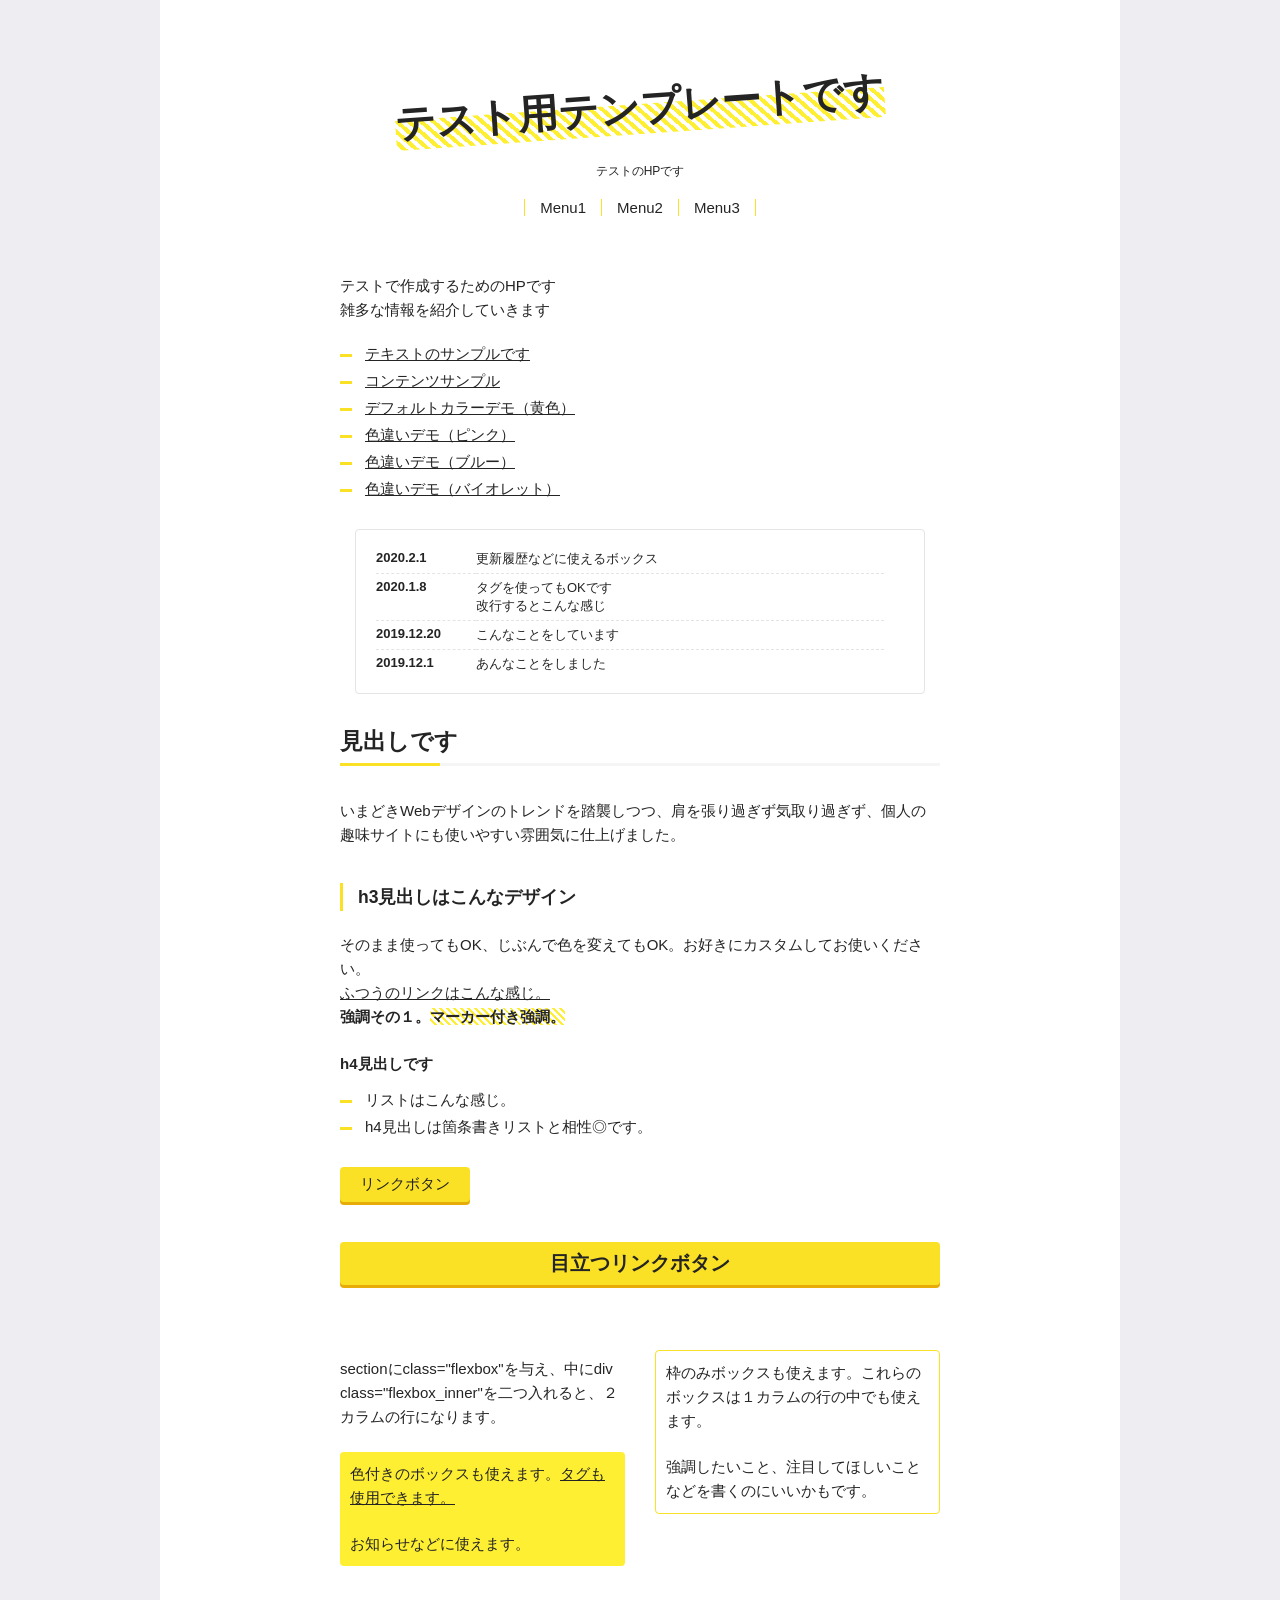
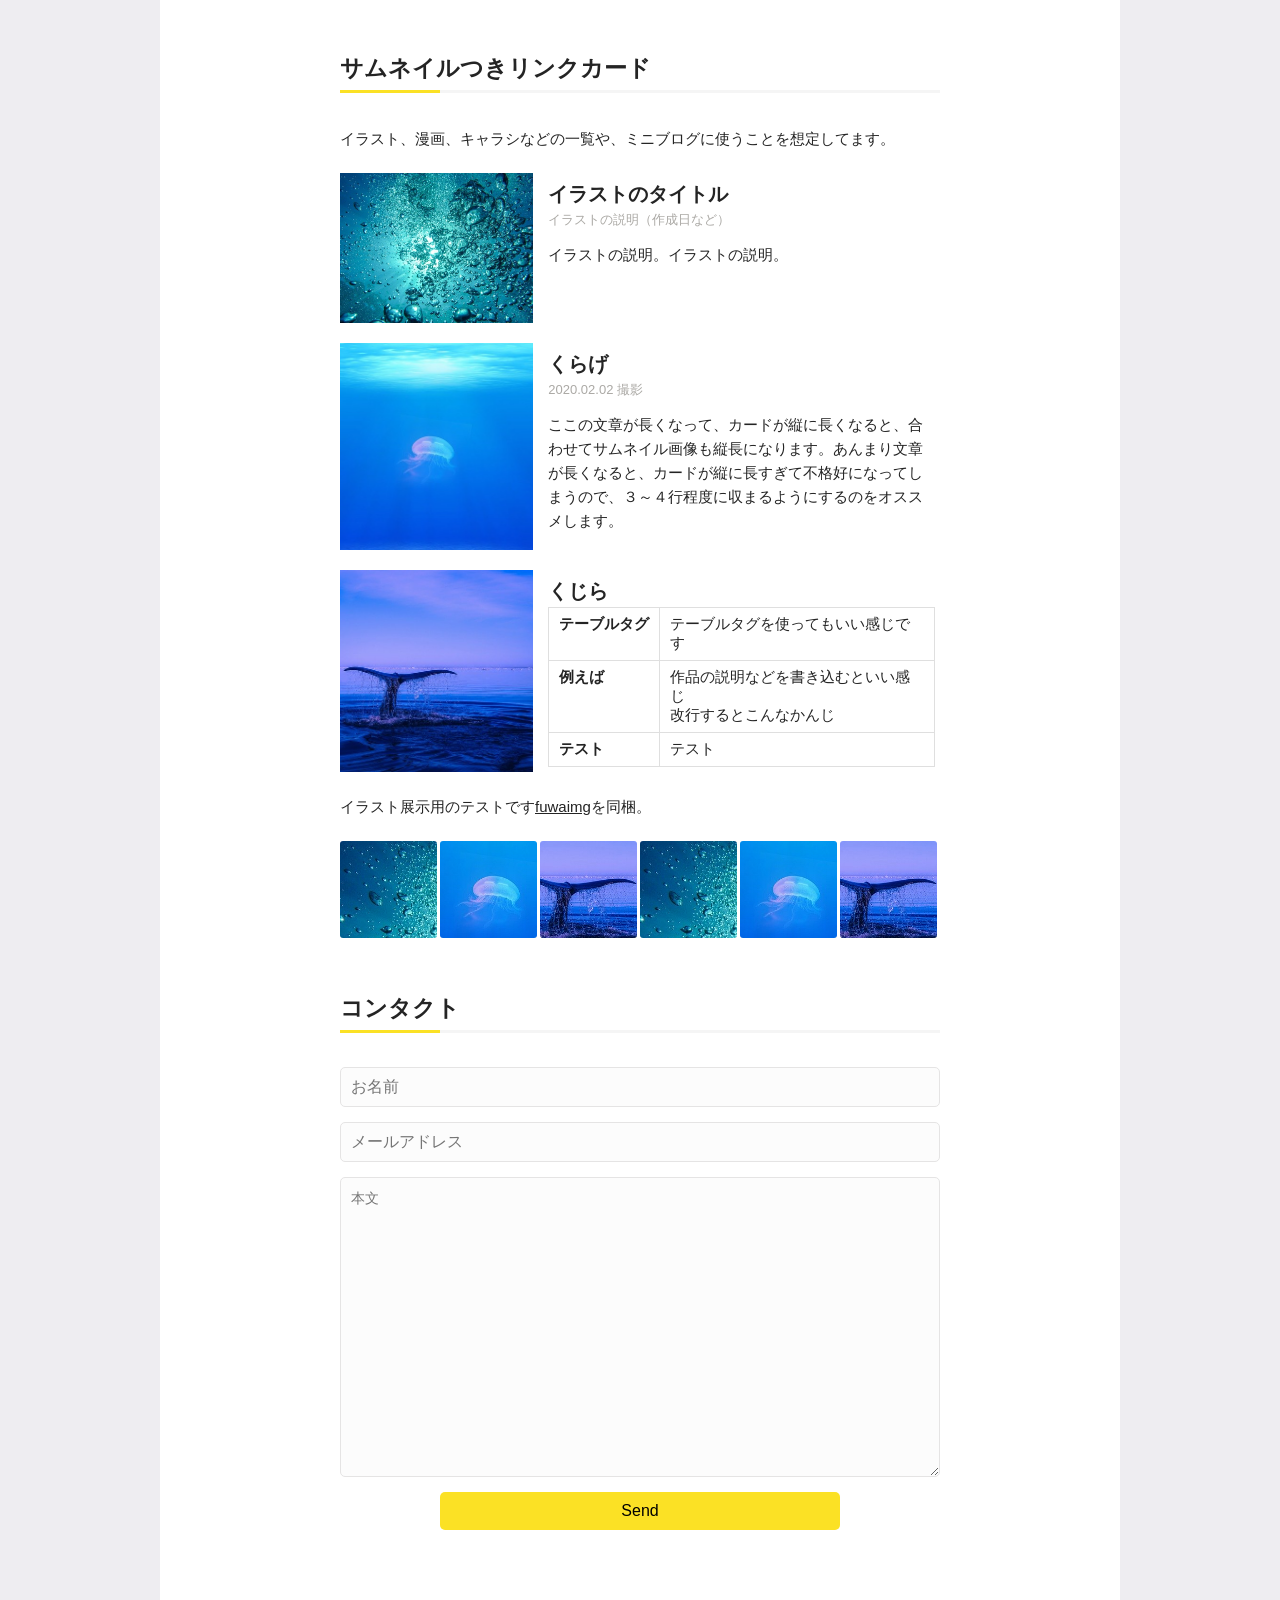
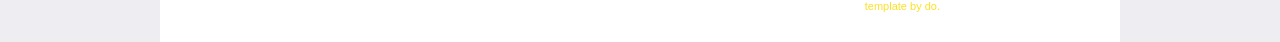
<file: php-docker/src_bac20250508/index.html>
<!DOCTYPE html>
<html lang="ja">
<head>
  <meta charset="utf-8">
  <meta name="viewport" content="width=device-width">
  <title>modern</title>
  <script src="js/jquery.js"></script>
  <script src="js/common.js"></script>
  <link rel="stylesheet" href="css/style.css">
  <link rel="stylesheet" href="css/fuwaimg.css">
</head>

<body>

<main>

<div class="container">
  <div class="row">

    <header>
      <h1>テスト用テンプレートです</h1>
      <p>テストのHPです</p>

      <ul id="menu">
        <li><a href="#sec1">Menu1</a></li>
        <li><a href="#sec2">Menu2</a></li>
        <li><a href="#sec3">Menu3</a></li>
      </ul>
    </header>

    <section id="sec1"> <!-- １カラム始まり -->

      <p>テストで作成するためのHPです<br>
      雑多な情報を紹介していきます</p>

      <ul>
        <li><a href="text.html">テキストのサンプルです</a></li>
        <li><a href="illust.html">コンテンツサンプル</a></li>
        <li><a href="index.html">デフォルトカラーデモ（黄色）</a></li>
        <li><a href="index_pink.html">色違いデモ（ピンク）</a></li>
        <li><a href="index_blue.html">色違いデモ（ブルー）</a></li>
        <li><a href="index_violet.html">色違いデモ（バイオレット）</a></li>
      </ul>

      <dl class="flex">
        <dt>2020.2.1</dt>
        <dd>更新履歴などに使えるボックス</dd>
        <dt>2020.1.8</dt>
        <dd>タグを使ってもOKです<br>
        改行するとこんな感じ</dd>
        <dt>2019.12.20</dt>
        <dd>こんなことをしています</dd>
        <dt>2019.12.1</dt>
        <dd>あんなことをしました</dd>
      </dl>

      <h2>見出しです</h2>
      <p>いまどきWebデザインのトレンドを踏襲しつつ、肩を張り過ぎず気取り過ぎず、個人の趣味サイトにも使いやすい雰囲気に仕上げました。</p>

      <h3>h3見出しはこんなデザイン</h3>
      <p>そのまま使ってもOK、じぶんで色を変えてもOK。お好きにカスタムしてお使いください。<br>
      <a href="#">ふつうのリンクはこんな感じ。</a><br>
      <strong>強調その１。</strong><strong class="marker">マーカー付き強調。</strong></p>

      <h4>h4見出しです</h4>

      <ul>
        <li>リストはこんな感じ。</li>
        <li>h4見出しは箇条書きリストと相性◎です。</li>
      </ul>

      <a href="#" class="btn01">リンクボタン</a>

      <a href="#" class="btn02">目立つリンクボタン</a>

    </section> <!-- １カラム終わり -->

    <section class="flexbox" id="sec2"> <!-- ２カラム始まり -->
      <div class="flexbox_inner"> <!-- 左カラム始まり -->
        <p>sectionにclass="flexbox"を与え、中にdiv class="flexbox_inner"を二つ入れると、２カラムの行になります。</p>

        <div class="box01">
          <p>色付きのボックスも使えます。<a href="#">タグも使用できます。</a></p>
          <p>お知らせなどに使えます。</p>
        </div>

      </div> <!-- 左カラム終わり -->

      <div class="flexbox_inner"> <!-- 右カラム始まり -->

        <div class="box02">
          <p>枠のみボックスも使えます。これらのボックスは１カラムの行の中でも使えます。</p>

          <p>強調したいこと、注目してほしいことなどを書くのにいいかもです。</p>
        </div>

      </div> <!-- 右カラム終わり -->

    </section> <!-- ２カラム終わり -->

    <section id="sec3"> <!-- １カラム始まり -->

    <h2>サムネイルつきリンクカード</h2>

    <p>イラスト、漫画、キャラシなどの一覧や、ミニブログに使うことを想定してます。</p>

    <a href="#" class="bigcard"> <!-- カードここから -->
      <figure>
        <img src="img/01.jpg" alt="画像の説明">
      </figure>
      <div class="text">
        <h5>イラストのタイトル</h5>
        <p class="memo">イラストの説明（作成日など）</p>
        <p>イラストの説明。イラストの説明。</p>
      </div>
    </a> <!-- カードここまで -->

    <a href="#" class="bigcard"> <!-- カードここから -->
      <figure>
        <img src="img/02.jpg" alt="画像の説明">
      </figure>
      <div class="text">
        <h5>くらげ</h5>
        <p class="memo">2020.02.02 撮影</p>
        <p>ここの文章が長くなって、カードが縦に長くなると、合わせてサムネイル画像も縦長になります。あんまり文章が長くなると、カードが縦に長すぎて不格好になってしまうので、３～４行程度に収まるようにするのをオススメします。</p>
      </div>
    </a> <!-- カードここまで -->

    <a href="#" class="bigcard"> <!-- カードここから -->
      <figure>
        <img src="img/03.jpg" alt="画像の説明">
      </figure>
      <div class="text">
        <h5>くじら</h5>
        <table>
        	<tbody>
        		<tr>
        			<th>テーブルタグ</th>
        			<td>テーブルタグを使ってもいい感じです</td>
        		</tr>
        		<tr>
        			<th>例えば</th>
        			<td>作品の説明などを書き込むといい感じ<br>
              改行するとこんなかんじ</td>
        		</tr>
        		<tr>
        			<th>テスト</th>
        			<td>テスト</td>
        		</tr>
        	</tbody>
        </table>
      </div>
    </a> <!-- カードここまで -->

    <p>イラスト展示用のテストです<a href="https://do.gt-gt.org/product/fuwaimg/" target="_blank">fuwaimg</a>を同梱。</p>

    <ul class="illust">
      <li><a href="img/01.jpg" data-fimg="illust" data-fcaption="ここに説明" class="fuwaimg"><img src="img/01-s.jpg"></a></li>
      <li><a href="img/02.jpg" data-fimg="illust" data-fcaption="ここに説明" class="fuwaimg"><img src="img/02-s.jpg"></a></li>
      <li><a href="img/03.jpg" data-fimg="illust" data-fcaption="ここに説明" class="fuwaimg"><img src="img/03-s.jpg"></a></li>
      <li><a href="img/01.jpg" data-fimg="illust" data-fcaption="ここに説明" class="fuwaimg"><img src="img/01-s.jpg"></a></li>
      <li><a href="img/02.jpg" data-fimg="illust" data-fcaption="ここに説明" class="fuwaimg"><img src="img/02-s.jpg"></a></li>
      <li><a href="img/03.jpg" data-fimg="illust" data-fcaption="ここに説明" class="fuwaimg"><img src="img/03-s.jpg"></a></li>
    </ul>

  </section> <!-- １カラム終わり -->

    <section> <!-- １カラム始まり -->
      <h2 class="center">コンタクト</h2>
      <form method="post" action="ここにアクション" class="mailform">
        <input type="text" name="message" placeholder="お名前">
        <input type="mail" name="message" placeholder="メールアドレス">
        <textarea rows="5" name="message" placeholder="本文"></textarea>
        <input type="submit" value="Send">
      </form>
    </section> <!-- １カラム終わり -->

    <footer>
      <section>
        <a href="https://do.gt-gt.org/" target="blank">template by do.</a>
      </section>
    </footer>

  </div>
</div>

</main>

<script src="js/scrollbooster.min.js" charset="utf-8"></script>
<script src="js/fuwaimg.js" charset="utf-8"></script>
</body>

</html>
</file>
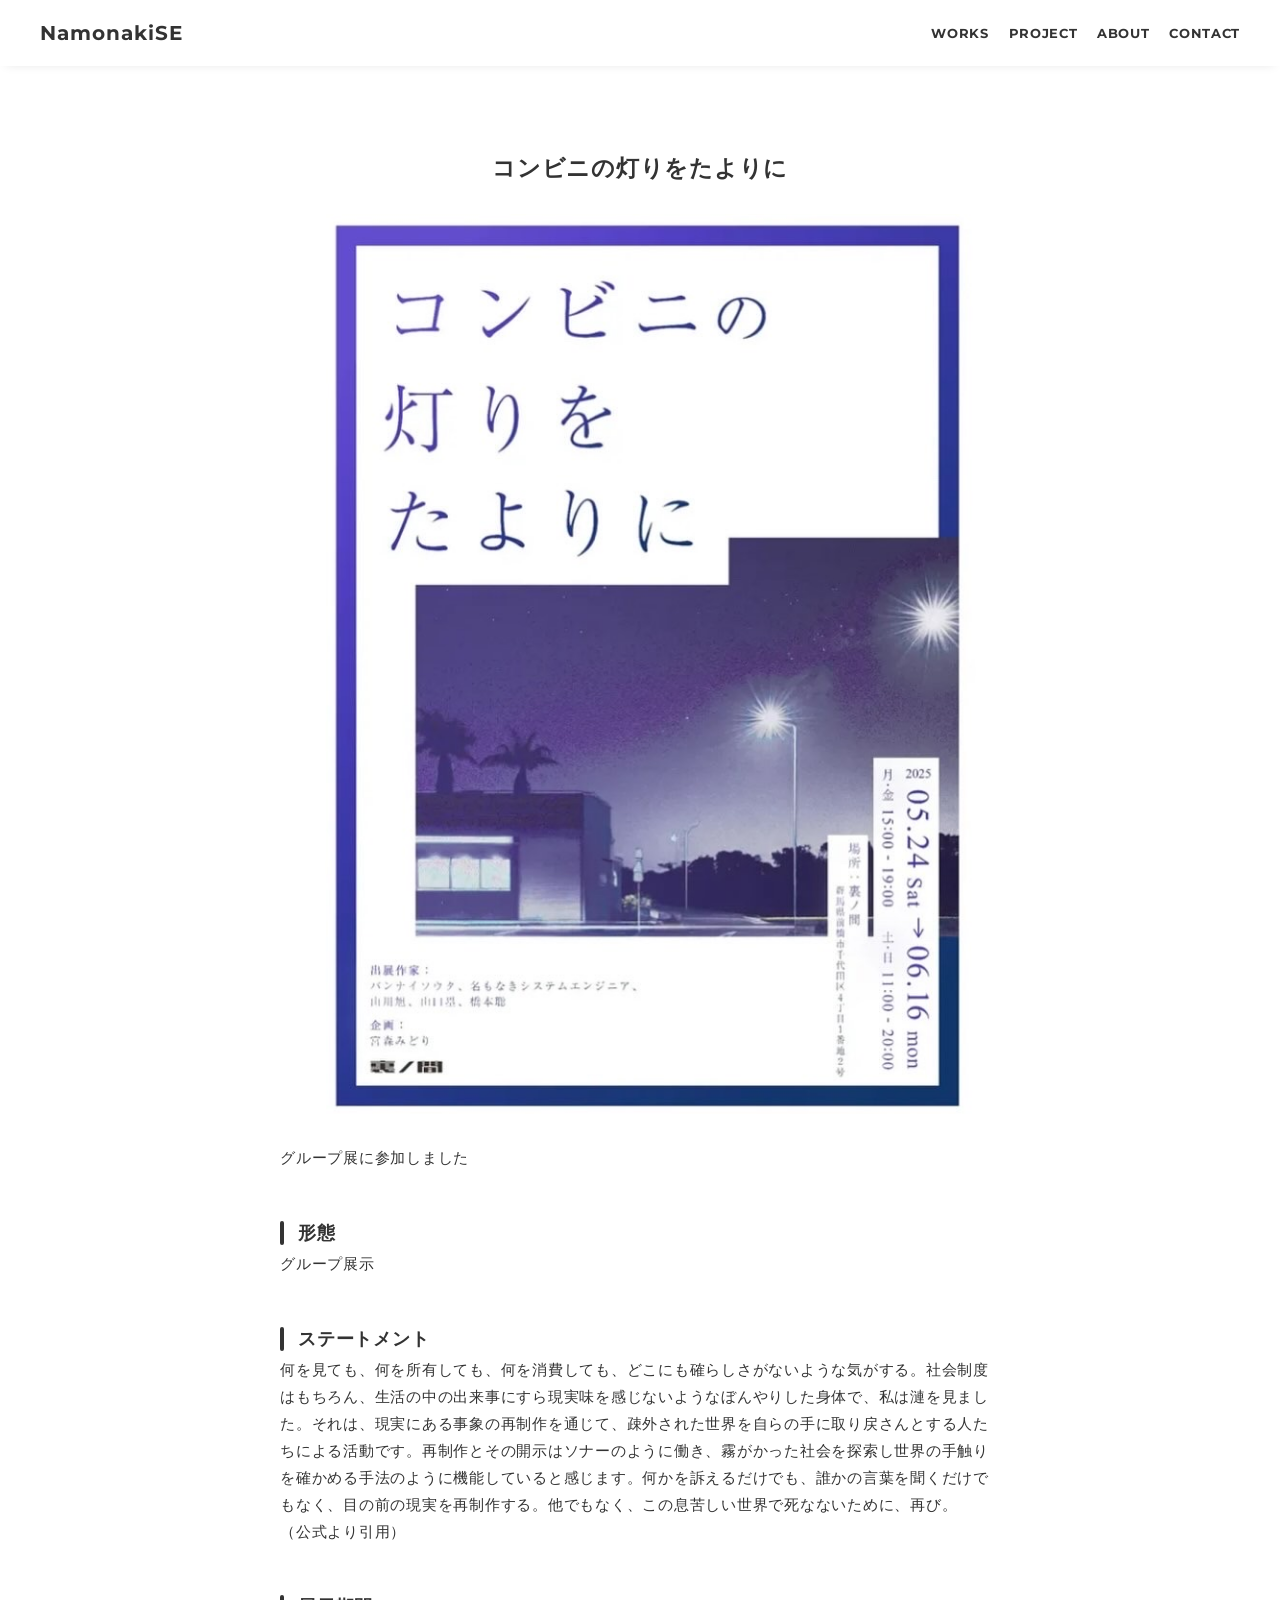
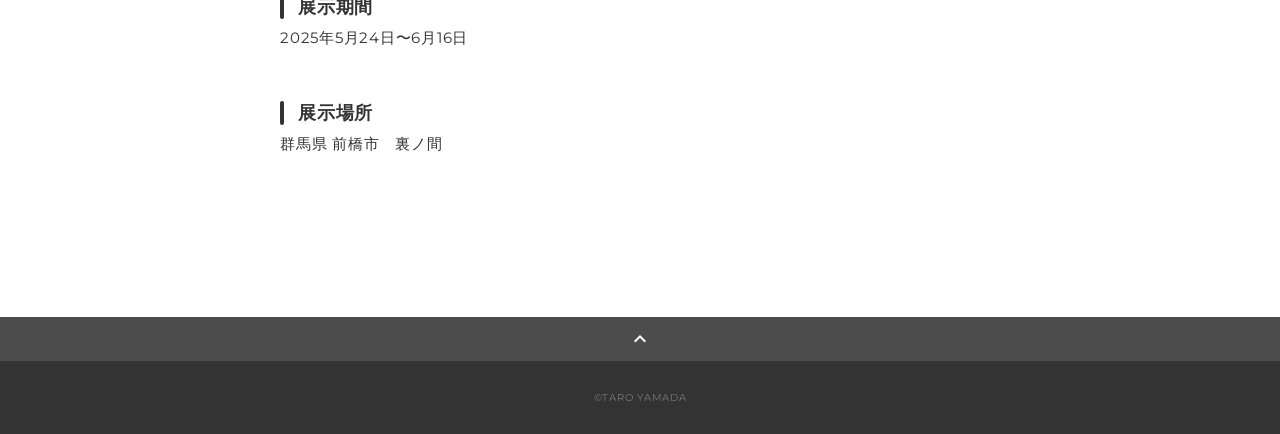
<file: event-konbini.html>
<!DOCTYPE html>
<html>
<head>
  <meta charset="utf-8">
  <meta name="viewport" content="width=device-width,initial-scale=1.0,user-scalable=no">
  <meta property='og:type' content='website'>
  <meta property='og:url' content='URLが入る'>
  <meta property='og:description' content='TARO YAMADAのポートフォリオサイトです。'>
  <meta property="og:image" content="img/ogp.png">
  <meta name="description" content="TARO YAMADAのポートフォリオサイトです" />
  <title>namonaki_systemengineer_portfolio</title>
  <link rel="preconnect" href="https://fonts.gstatic.com">
  <link href="https://fonts.googleapis.com/css2?family=Montserrat:wght@400;700&display=swap" rel="stylesheet">
  <link href="https://fonts.googleapis.com/css?family=Material+Icons+Outlined" rel="stylesheet">
  <link href="css/ress.css" media="all" rel="stylesheet" type="text/css" />
  <link href="css/style.css" media="all" rel="stylesheet" type="text/css" />
  <link rel="shortcut icon" href="img/favicon.ico" />
  <link rel=”canonical” href=”URLが入る” />
</head>

<body>
  <div class="wrapper">

    <!-- header -->
    <header class="header ">
      <div class="container">
        <h1 class="header-logo">
          <a href=".">Namonaki<br class="sp-only">SE</a>
        </h1>
        <nav class="gnav">
          <ul class="gnav-list">
            <li class="gnav-item"><a href=".#works">WORKS</a></li>
            <li class="gnav-item"><a href="./#project">PROJECT</a></li>
            <li class="gnav-item"><a href="./#about">ABOUT</a></li>
            <li class="gnav-item"><a href="./#contact">CONTACT</a></li>
          </ul>
        </nav>
      </div>
    </header>
    <!-- /header -->

    <main class="content">

      <article class="article">
        <div class="article-container">
          <h2 class="article-title">コンビニの灯りをたよりに</h2>
          <div class="article-body">
            <p>
              <img src="img/konnbini.jpg" alt="">
            </p>
            <p>
              グループ展に参加しました
            </p>
            <h3>形態</h3>
            <p>
              グループ展示
            </p>
            <h3>ステートメント</h3>
            <p>
              何を見ても、何を所有しても、何を消費しても、どこにも確らしさがないような気がする。社会制度はもちろん、生活の中の出来事にすら現実味を感じないようなぼんやりした身体で、私は漣を見ました。それは、現実にある事象の再制作を通じて、疎外された世界を自らの手に取り戻さんとする人たちによる活動です。再制作とその開示はソナーのように働き、霧がかった社会を探索し世界の手触りを確かめる手法のように機能していると感じます。何かを訴えるだけでも、誰かの言葉を聞くだけでもなく、目の前の現実を再制作する。他でもなく、この息苦しい世界で死なないために、再び。
              <br>（公式より引用）
            </p>
            <h3>展示期間</h3>
            <p>
              2025年5月24日〜6月16日
            </p>
            <h3>展示場所</h3>
            <p>
              群馬県 前橋市　裏ノ間
            </p>
          </div>
        </div>
      </article>

      <div class="page-top" id="js-page-top">
        <span class="material-icons-outlined">expand_less</span>
      </div>
    </main>

    <!-- footer -->
    <footer class="footer">
      <div class="copyright">&copy;TARO YAMADA</div>
    </footer>
    <!-- /footer -->

  </div>
  <script src="https://ajax.googleapis.com/ajax/libs/jquery/3.5.1/jquery.min.js"></script>
  <script type='text/javascript' src="js/script.js"></script>
</body>
</html>
</file>
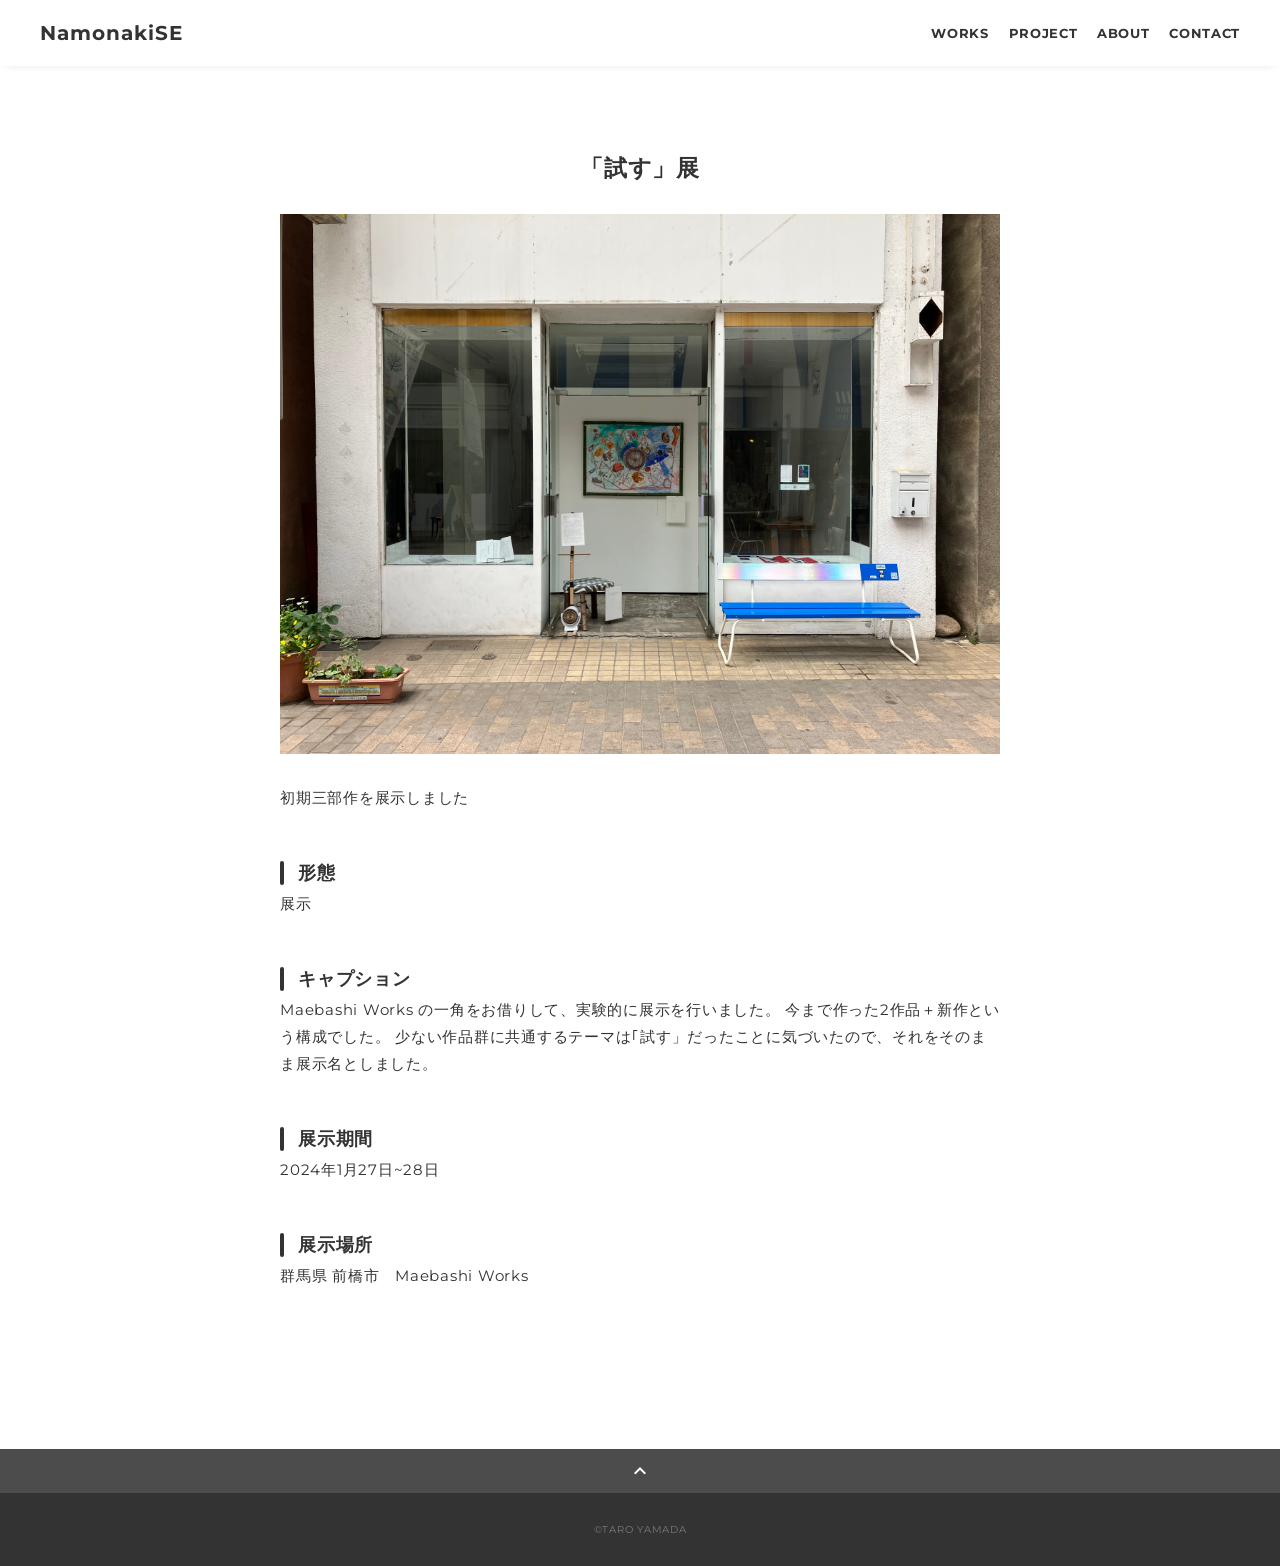
<file: event-tamesu.html>
<!DOCTYPE html>
<html>
<head>
  <meta charset="utf-8">
  <meta name="viewport" content="width=device-width,initial-scale=1.0,user-scalable=no">
  <meta property='og:type' content='website'>
  <meta property='og:url' content='URLが入る'>
  <meta property='og:description' content='TARO YAMADAのポートフォリオサイトです。'>
  <meta property="og:image" content="img/ogp.png">
  <meta name="description" content="TARO YAMADAのポートフォリオサイトです" />
  <title>namonaki_systemengineer_portfolio</title>
  <link rel="preconnect" href="https://fonts.gstatic.com">
  <link href="https://fonts.googleapis.com/css2?family=Montserrat:wght@400;700&display=swap" rel="stylesheet">
  <link href="https://fonts.googleapis.com/css?family=Material+Icons+Outlined" rel="stylesheet">
  <link href="css/ress.css" media="all" rel="stylesheet" type="text/css" />
  <link href="css/style.css" media="all" rel="stylesheet" type="text/css" />
  <link rel="shortcut icon" href="img/favicon.ico" />
  <link rel=”canonical” href=”URLが入る” />
</head>

<body>
  <div class="wrapper">

    <!-- header -->
    <header class="header ">
      <div class="container">
        <h1 class="header-logo">
          <a href=".">Namonaki<br class="sp-only">SE</a>
        </h1>
        <nav class="gnav">
          <ul class="gnav-list">
            <li class="gnav-item"><a href=".#works">WORKS</a></li>
            <li class="gnav-item"><a href="./#project">PROJECT</a></li>
            <li class="gnav-item"><a href="./#about">ABOUT</a></li>
            <li class="gnav-item"><a href="./#contact">CONTACT</a></li>
          </ul>
        </nav>
      </div>
    </header>
    <!-- /header -->

    <main class="content">

      <article class="article">
        <div class="article-container">
          <h2 class="article-title">「試す」展</h2>
          <div class="article-body">
            <p>
              <img src="img/tamesu.jpg" alt="">
            </p>
            <p>
              初期三部作を展示しました
            </p>
            <h3>形態</h3>
            <p>
              展示
            </p>
            <h3>キャプション</h3>
            <p>
              Maebashi Works の一角をお借りして、実験的に展示を行いました。
              今まで作った2作品＋新作という構成でした。
              少ない作品群に共通するテーマは｢試す」だったことに気づいたので、それをそのまま展示名としました。
            </p>
            <h3>展示期間</h3>
            <p>
              2024年1月27日~28日
            </p>
            <h3>展示場所</h3>
            <p>
              群馬県 前橋市　Maebashi Works
            </p>
          </div>
        </div>
      </article>

      <div class="page-top" id="js-page-top">
        <span class="material-icons-outlined">expand_less</span>
      </div>
    </main>

    <!-- footer -->
    <footer class="footer">
      <div class="copyright">&copy;TARO YAMADA</div>
    </footer>
    <!-- /footer -->

  </div>
  <script src="https://ajax.googleapis.com/ajax/libs/jquery/3.5.1/jquery.min.js"></script>
  <script type='text/javascript' src="js/script.js"></script>
</body>
</html>
</file>
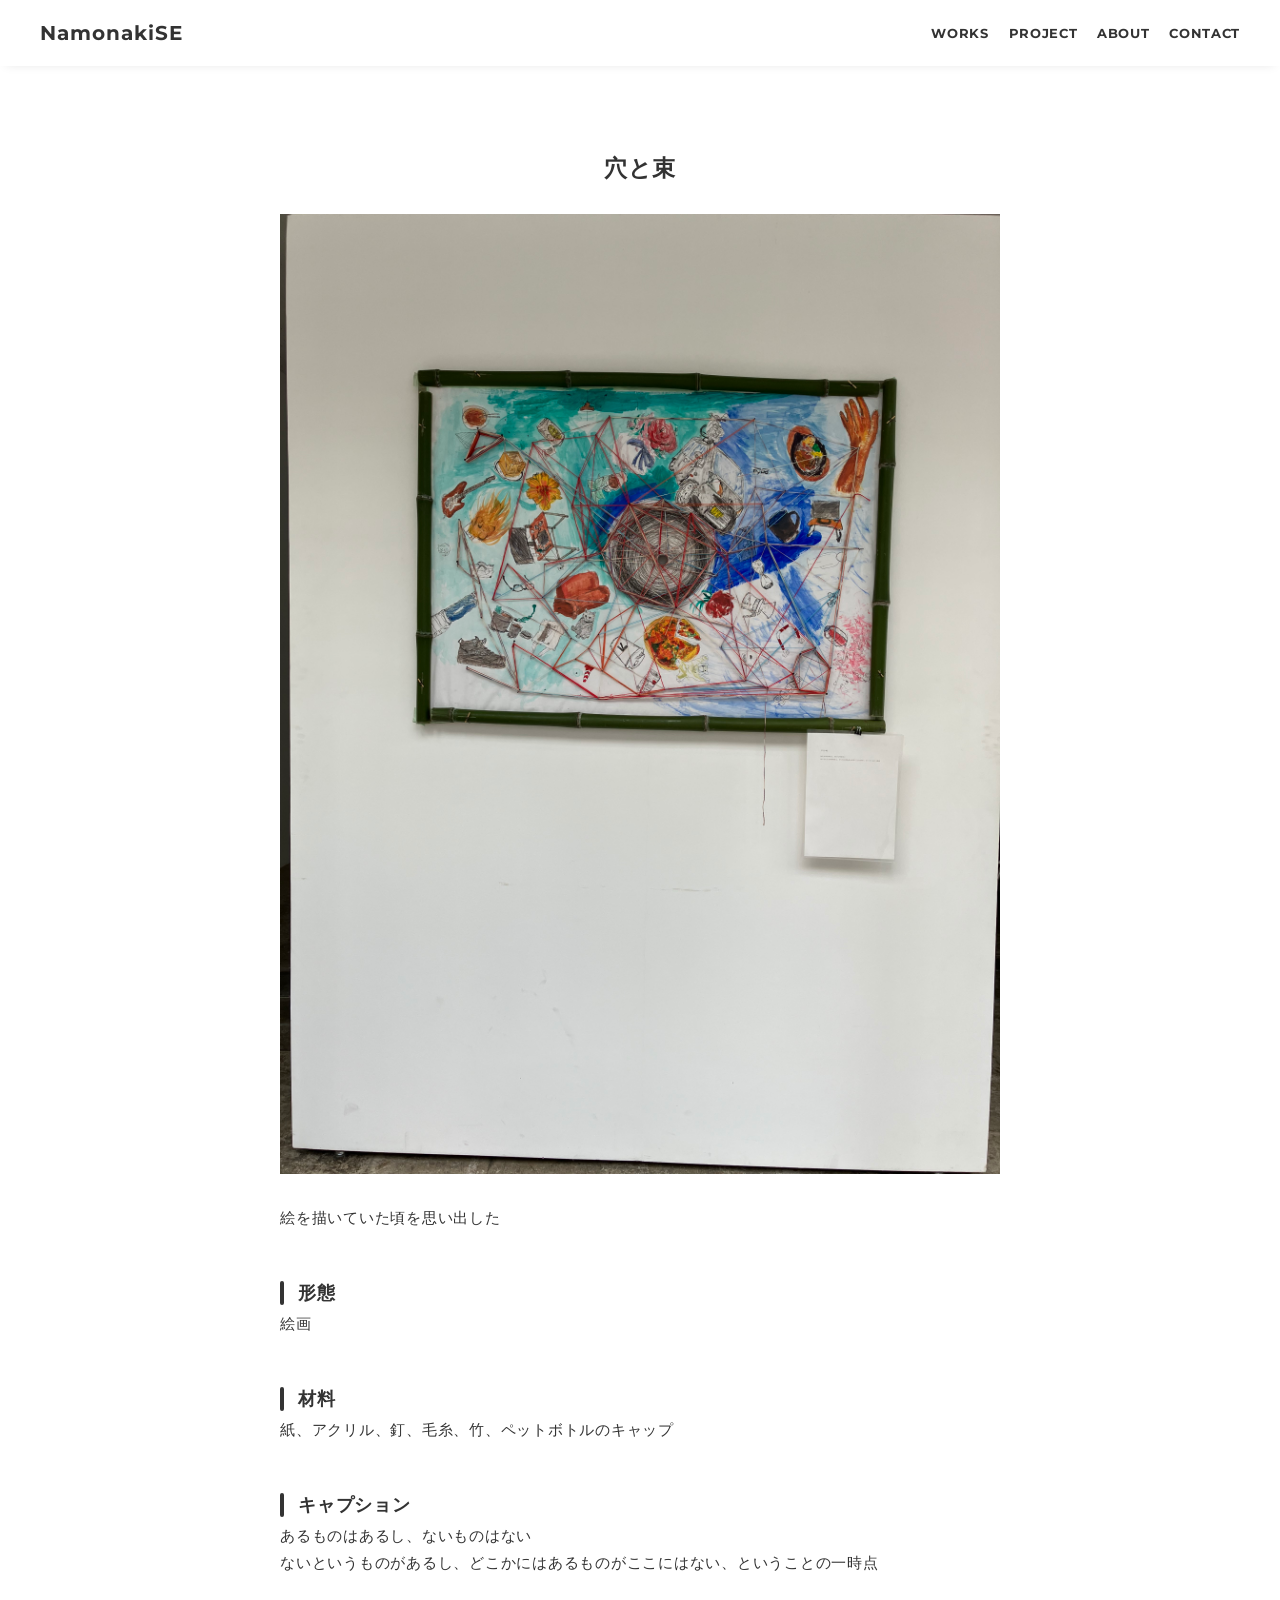
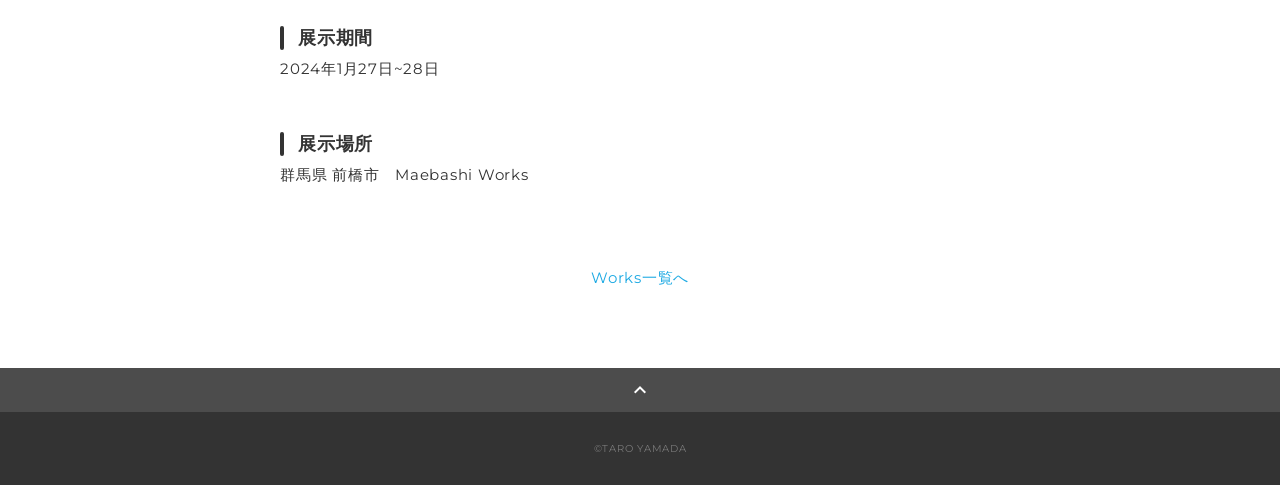
<file: works-anataba.html>
<!DOCTYPE html>
<html>
<head>
  <meta charset="utf-8">
  <meta name="viewport" content="width=device-width,initial-scale=1.0,user-scalable=no">
  <meta property='og:type' content='website'>
  <meta property='og:url' content='URLが入る'>
  <meta property='og:description' content='TARO YAMADAのポートフォリオサイトです。'>
  <meta property="og:image" content="img/ogp.png">
  <meta name="description" content="TARO YAMADAのポートフォリオサイトです" />
  <title>namonaki_systemengineer_portfolio</title>
  <link rel="preconnect" href="https://fonts.gstatic.com">
  <link href="https://fonts.googleapis.com/css2?family=Montserrat:wght@400;700&display=swap" rel="stylesheet">
  <link href="https://fonts.googleapis.com/css?family=Material+Icons+Outlined" rel="stylesheet">
  <link href="css/ress.css" media="all" rel="stylesheet" type="text/css" />
  <link href="css/style.css" media="all" rel="stylesheet" type="text/css" />
  <link rel="shortcut icon" href="img/favicon.ico" />
  <link rel=”canonical” href=”URLが入る” />
</head>

<body>
  <div class="wrapper">

    <!-- header -->
    <header class="header ">
      <div class="container">
        <h1 class="header-logo">
          <a href=".">Namonaki<br class="sp-only">SE</a>
        </h1>
        <nav class="gnav">
          <ul class="gnav-list">
            <li class="gnav-item"><a href=".#works">WORKS</a></li>
            <li class="gnav-item"><a href="./#project">PROJECT</a></li>
            <li class="gnav-item"><a href="./#about">ABOUT</a></li>
            <li class="gnav-item"><a href="./#contact">CONTACT</a></li>
          </ul>
        </nav>
      </div>
    </header>
    <!-- /header -->

    <main class="content">

      <article class="article">
        <div class="article-container">
          <h2 class="article-title">穴と束</h2>
          <div class="article-body">
            <p>
              <img src="img/anataba.jpg" alt="">
            </p>
            <p>
              絵を描いていた頃を思い出した
            </p>
            <h3>形態</h3>
            <p>
              絵画
            </p>
            <h3>材料</h3>
            <p>
              紙、アクリル、釘、毛糸、竹、ペットボトルのキャップ
            </p>
            <h3>キャプション</h3>
            <p>
              あるものはあるし、ないものはない
              <br>
              ないというものがあるし、どこかにはあるものがここにはない、ということの一時点
            </p>
            <h3>展示期間</h3>
            <p>
              2024年1月27日~28日
            </p>
            <h3>展示場所</h3>
            <p>
              群馬県 前橋市　Maebashi Works
            </p>
          </div>
          <div class="home-link">
            <a href="./#works">Works一覧へ</a>
          </div>
        </div>
      </article>

      <div class="page-top" id="js-page-top">
        <span class="material-icons-outlined">expand_less</span>
      </div>
    </main>

    <!-- footer -->
    <footer class="footer">
      <div class="copyright">&copy;TARO YAMADA</div>
    </footer>
    <!-- /footer -->

  </div>
  <script src="https://ajax.googleapis.com/ajax/libs/jquery/3.5.1/jquery.min.js"></script>
  <script type='text/javascript' src="js/script.js"></script>
</body>
</html>
</file>
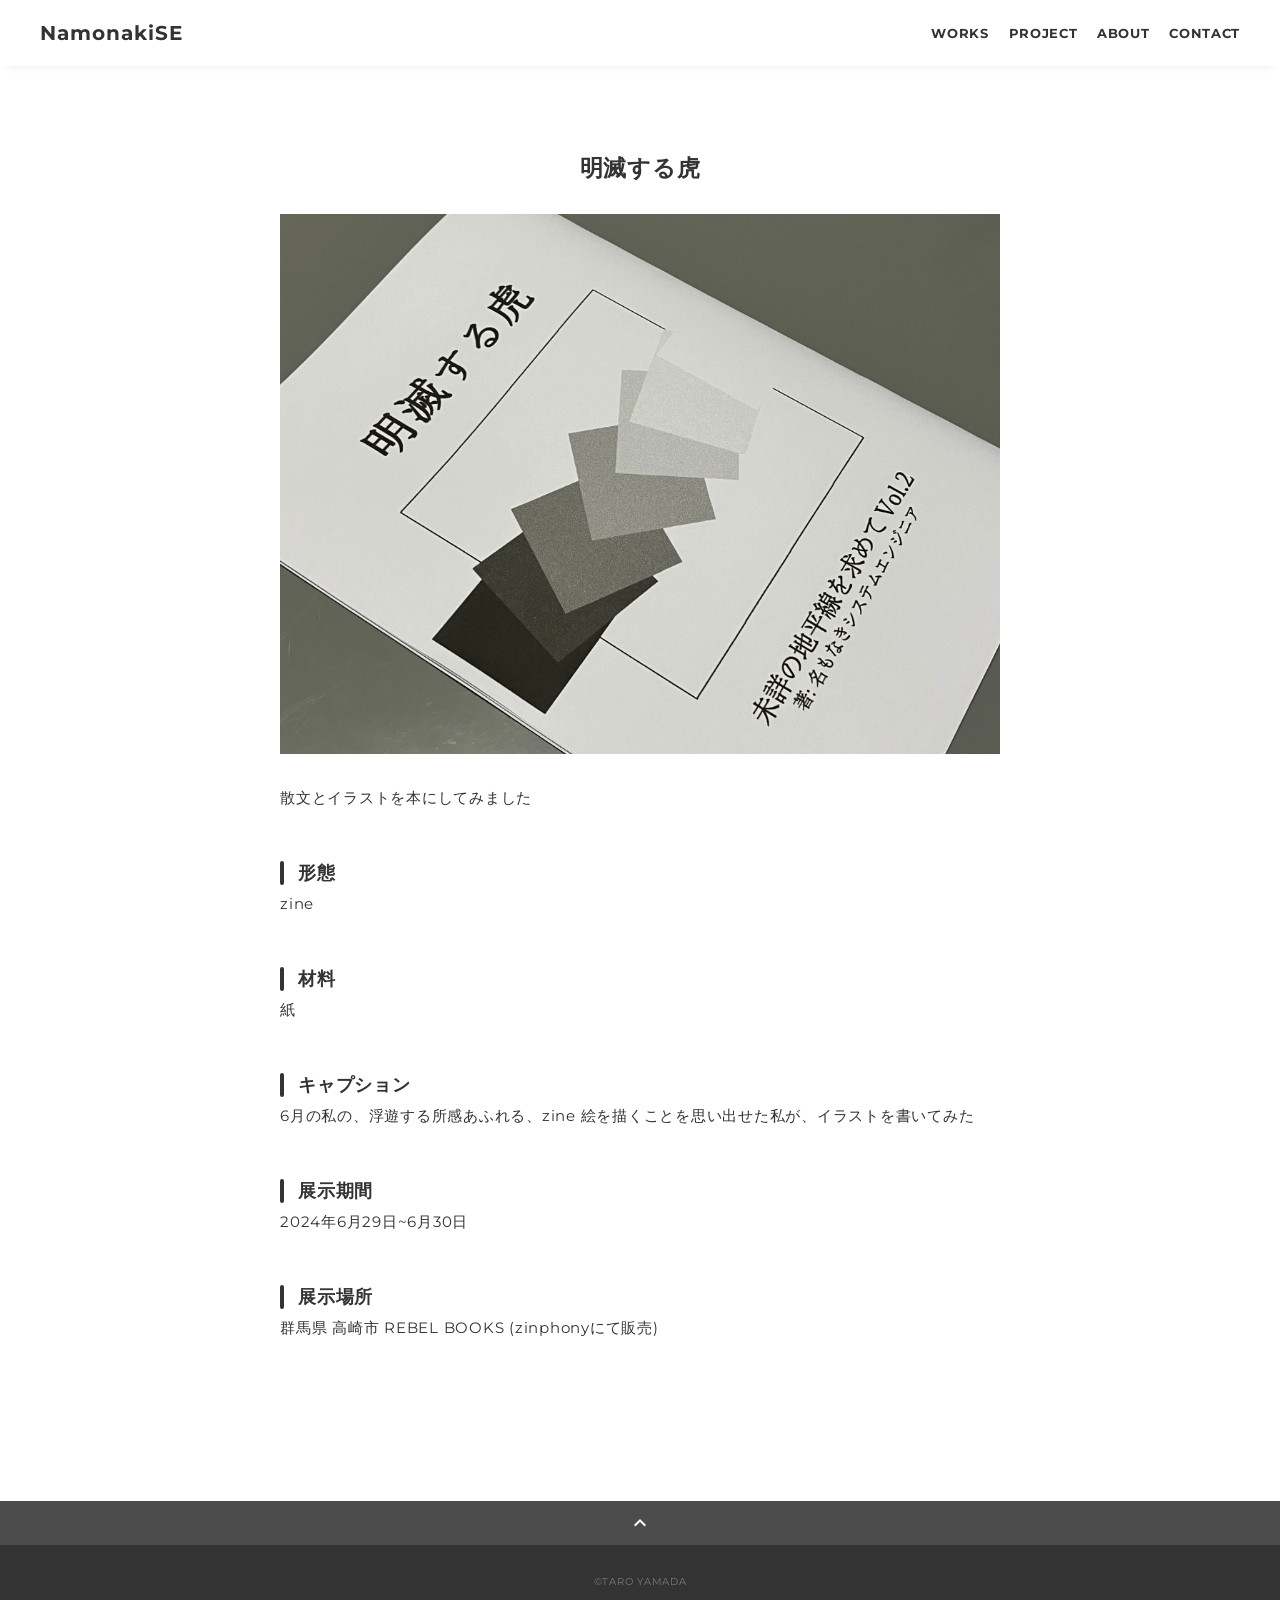
<file: works-meimetu.html>
<!DOCTYPE html>
<html>
<head>
  <meta charset="utf-8">
  <meta name="viewport" content="width=device-width,initial-scale=1.0,user-scalable=no">
  <meta property='og:type' content='website'>
  <meta property='og:url' content='URLが入る'>
  <meta property='og:description' content='TARO YAMADAのポートフォリオサイトです。'>
  <meta property="og:image" content="img/ogp.png">
  <meta name="description" content="TARO YAMADAのポートフォリオサイトです" />
  <title>namonaki_systemengineer_portfolio</title>
  <link rel="preconnect" href="https://fonts.gstatic.com">
  <link href="https://fonts.googleapis.com/css2?family=Montserrat:wght@400;700&display=swap" rel="stylesheet">
  <link href="https://fonts.googleapis.com/css?family=Material+Icons+Outlined" rel="stylesheet">
  <link href="css/ress.css" media="all" rel="stylesheet" type="text/css" />
  <link href="css/style.css" media="all" rel="stylesheet" type="text/css" />
  <link rel="shortcut icon" href="img/favicon.ico" />
  <link rel=”canonical” href=”URLが入る” />
</head>

<body>
  <div class="wrapper">

    <!-- header -->
    <header class="header ">
      <div class="container">
        <h1 class="header-logo">
          <a href=".">Namonaki<br class="sp-only">SE</a>
        </h1>
        <nav class="gnav">
          <ul class="gnav-list">
            <li class="gnav-item"><a href=".#works">WORKS</a></li>
            <li class="gnav-item"><a href="./#project">PROJECT</a></li>
            <li class="gnav-item"><a href="./#about">ABOUT</a></li>
            <li class="gnav-item"><a href="./#contact">CONTACT</a></li>
          </ul>
        </nav>
      </div>
    </header>
    <!-- /header -->

    <main class="content">

      <article class="article">
        <div class="article-container">
          <h2 class="article-title">明滅する虎</h2>
          <div class="article-body">
            <p>
              <img src="img/meimetu.jpg" alt="">
            </p>
            <p>
              散文とイラストを本にしてみました
            </p>
            <h3>形態</h3>
            <p>
              zine
            </p>
            <h3>材料</h3>
            <p>
              紙
            </p>
            <h3>キャプション</h3>
            <p>
              6月の私の、浮遊する所感あふれる、zine
              絵を描くことを思い出せた私が、イラストを書いてみた
            </p>
            <h3>展示期間</h3>
            <p>
              2024年6月29日~6月30日
            </p>
            <h3>展示場所</h3>
            <p>
              群馬県 高崎市 REBEL BOOKS (zinphonyにて販売)
            </p>
          </div>
        </div>
      </article>

      <div class="page-top" id="js-page-top">
        <span class="material-icons-outlined">expand_less</span>
      </div>
    </main>

    <!-- footer -->
    <footer class="footer">
      <div class="copyright">&copy;TARO YAMADA</div>
    </footer>
    <!-- /footer -->

  </div>
  <script src="https://ajax.googleapis.com/ajax/libs/jquery/3.5.1/jquery.min.js"></script>
  <script type='text/javascript' src="js/script.js"></script>
</body>
</html>
</file>
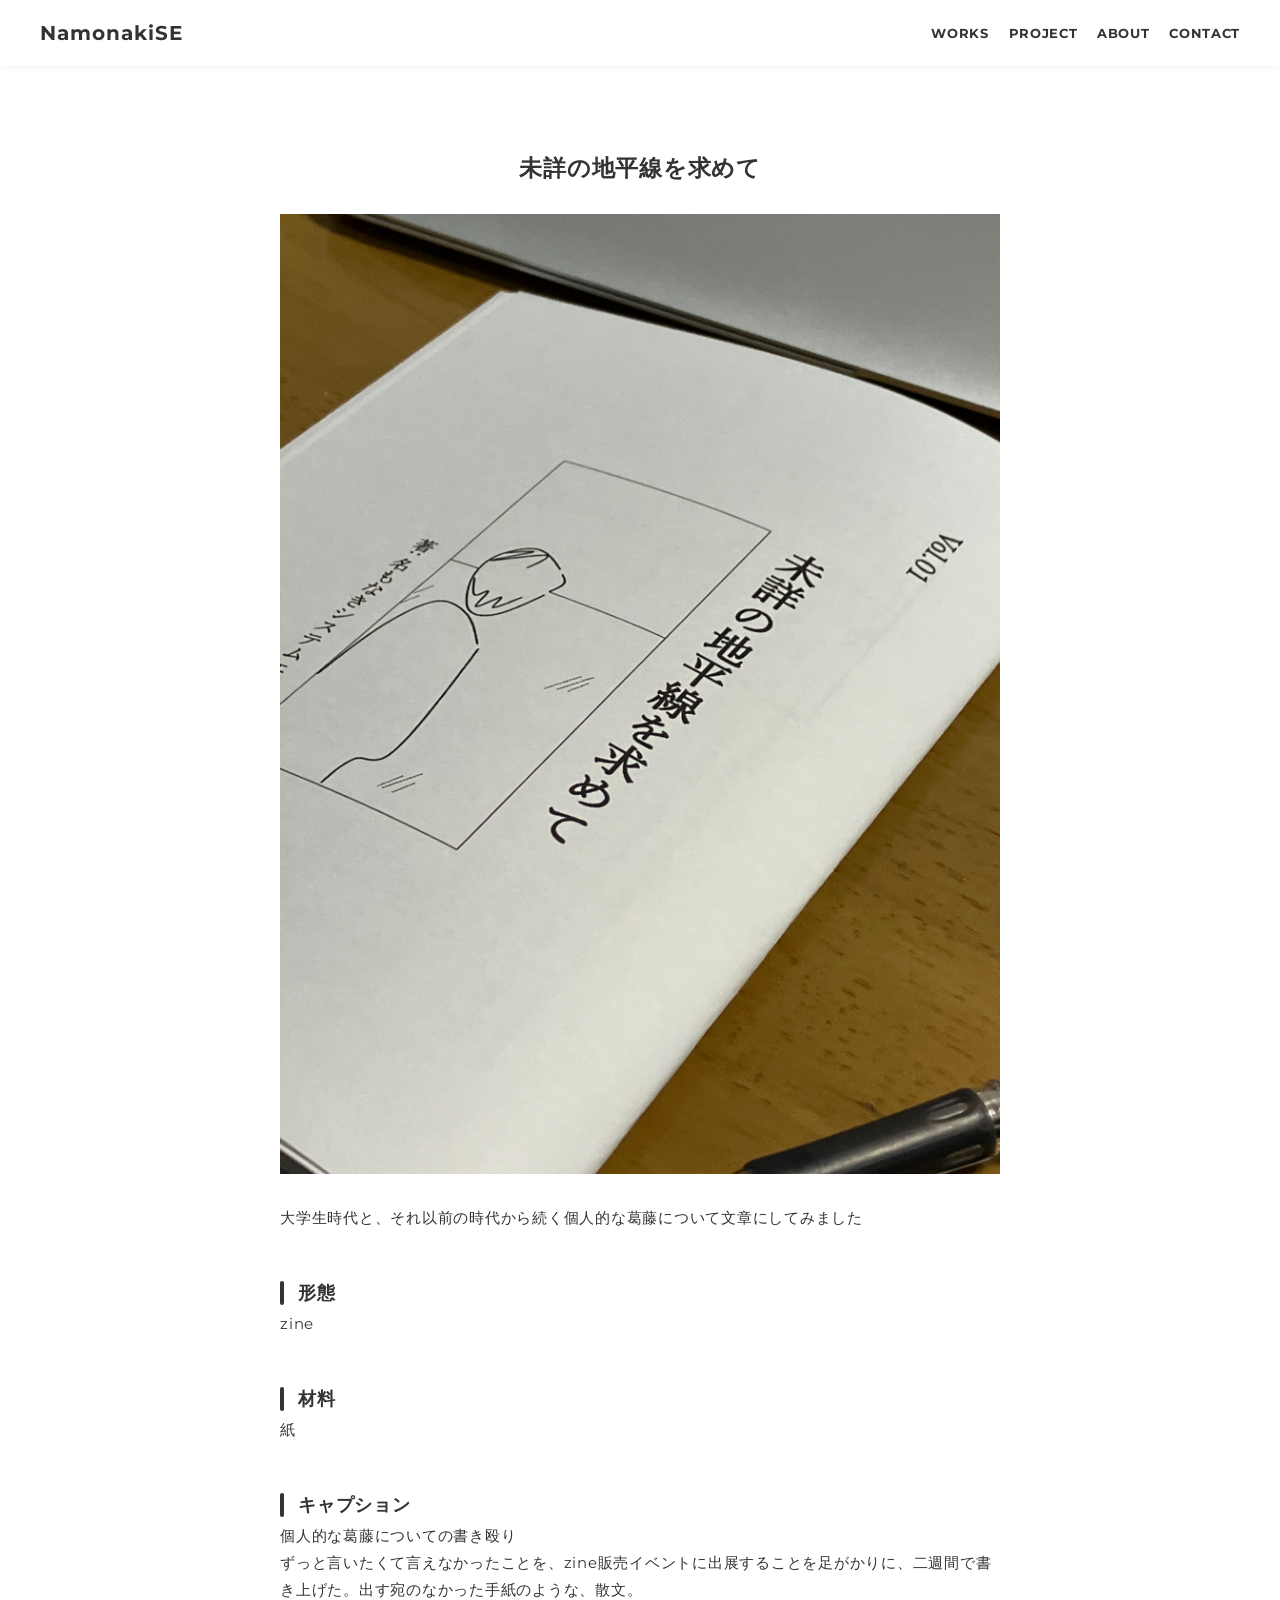
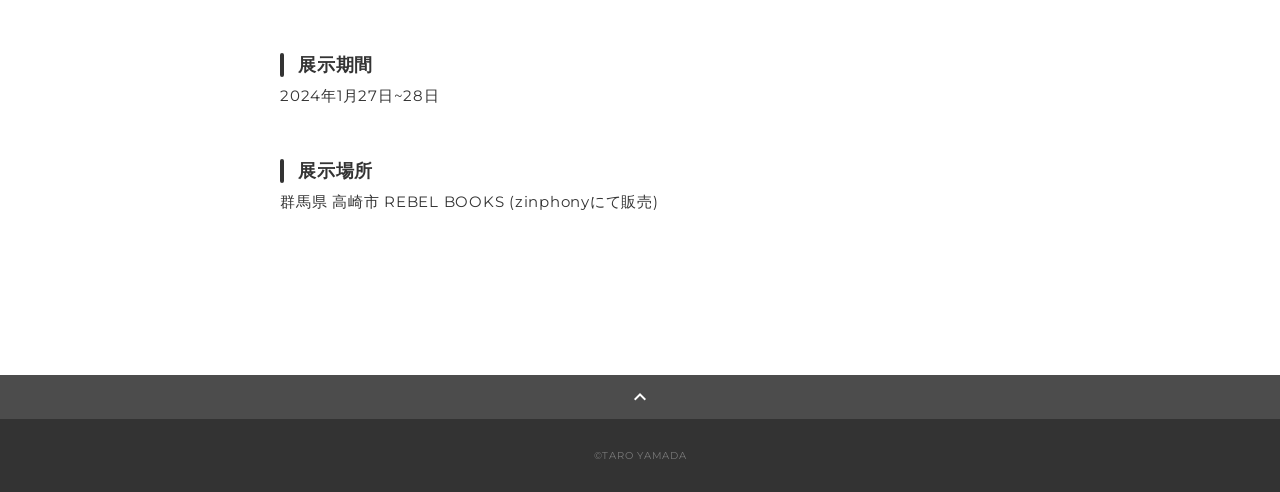
<file: works-misyou.html>
<!DOCTYPE html>
<html>
<head>
  <meta charset="utf-8">
  <meta name="viewport" content="width=device-width,initial-scale=1.0,user-scalable=no">
  <meta property='og:type' content='website'>
  <meta property='og:url' content='URLが入る'>
  <meta property='og:description' content='TARO YAMADAのポートフォリオサイトです。'>
  <meta property="og:image" content="img/ogp.png">
  <meta name="description" content="TARO YAMADAのポートフォリオサイトです" />
  <title>namonaki_systemengineer_portfolio</title>
  <link rel="preconnect" href="https://fonts.gstatic.com">
  <link href="https://fonts.googleapis.com/css2?family=Montserrat:wght@400;700&display=swap" rel="stylesheet">
  <link href="https://fonts.googleapis.com/css?family=Material+Icons+Outlined" rel="stylesheet">
  <link href="css/ress.css" media="all" rel="stylesheet" type="text/css" />
  <link href="css/style.css" media="all" rel="stylesheet" type="text/css" />
  <link rel="shortcut icon" href="img/favicon.ico" />
  <link rel=”canonical” href=”URLが入る” />
</head>

<body>
  <div class="wrapper">

    <!-- header -->
    <header class="header ">
      <div class="container">
        <h1 class="header-logo">
          <a href=".">Namonaki<br class="sp-only">SE</a>
        </h1>
        <nav class="gnav">
          <ul class="gnav-list">
            <li class="gnav-item"><a href=".#works">WORKS</a></li>
            <li class="gnav-item"><a href="./#project">PROJECT</a></li>
            <li class="gnav-item"><a href="./#about">ABOUT</a></li>
            <li class="gnav-item"><a href="./#contact">CONTACT</a></li>
          </ul>
        </nav>
      </div>
    </header>
    <!-- /header -->

    <main class="content">

      <article class="article">
        <div class="article-container">
          <h2 class="article-title">未詳の地平線を求めて</h2>
          <div class="article-body">
            <p>
              <img src="img/misyou.jpg" alt="">
            </p>
            <p>
              大学生時代と、それ以前の時代から続く個人的な葛藤について文章にしてみました
            </p>
            <h3>形態</h3>
            <p>
              zine
            </p>
            <h3>材料</h3>
            <p>
              紙
            </p>
            <h3>キャプション</h3>
            <p>
              個人的な葛藤についての書き殴り
              <br>
              ずっと言いたくて言えなかったことを、zine販売イベントに出展することを足がかりに、二週間で書き上げた。出す宛のなかった手紙のような、散文。
            </p>
            <h3>展示期間</h3>
            <p>
              2024年1月27日~28日
            </p>
            <h3>展示場所</h3>
            <p>
              群馬県 高崎市 REBEL BOOKS (zinphonyにて販売)
            </p>
          </div>
        </div>
      </article>

      <div class="page-top" id="js-page-top">
        <span class="material-icons-outlined">expand_less</span>
      </div>
    </main>

    <!-- footer -->
    <footer class="footer">
      <div class="copyright">&copy;TARO YAMADA</div>
    </footer>
    <!-- /footer -->

  </div>
  <script src="https://ajax.googleapis.com/ajax/libs/jquery/3.5.1/jquery.min.js"></script>
  <script type='text/javascript' src="js/script.js"></script>
</body>
</html>
</file>
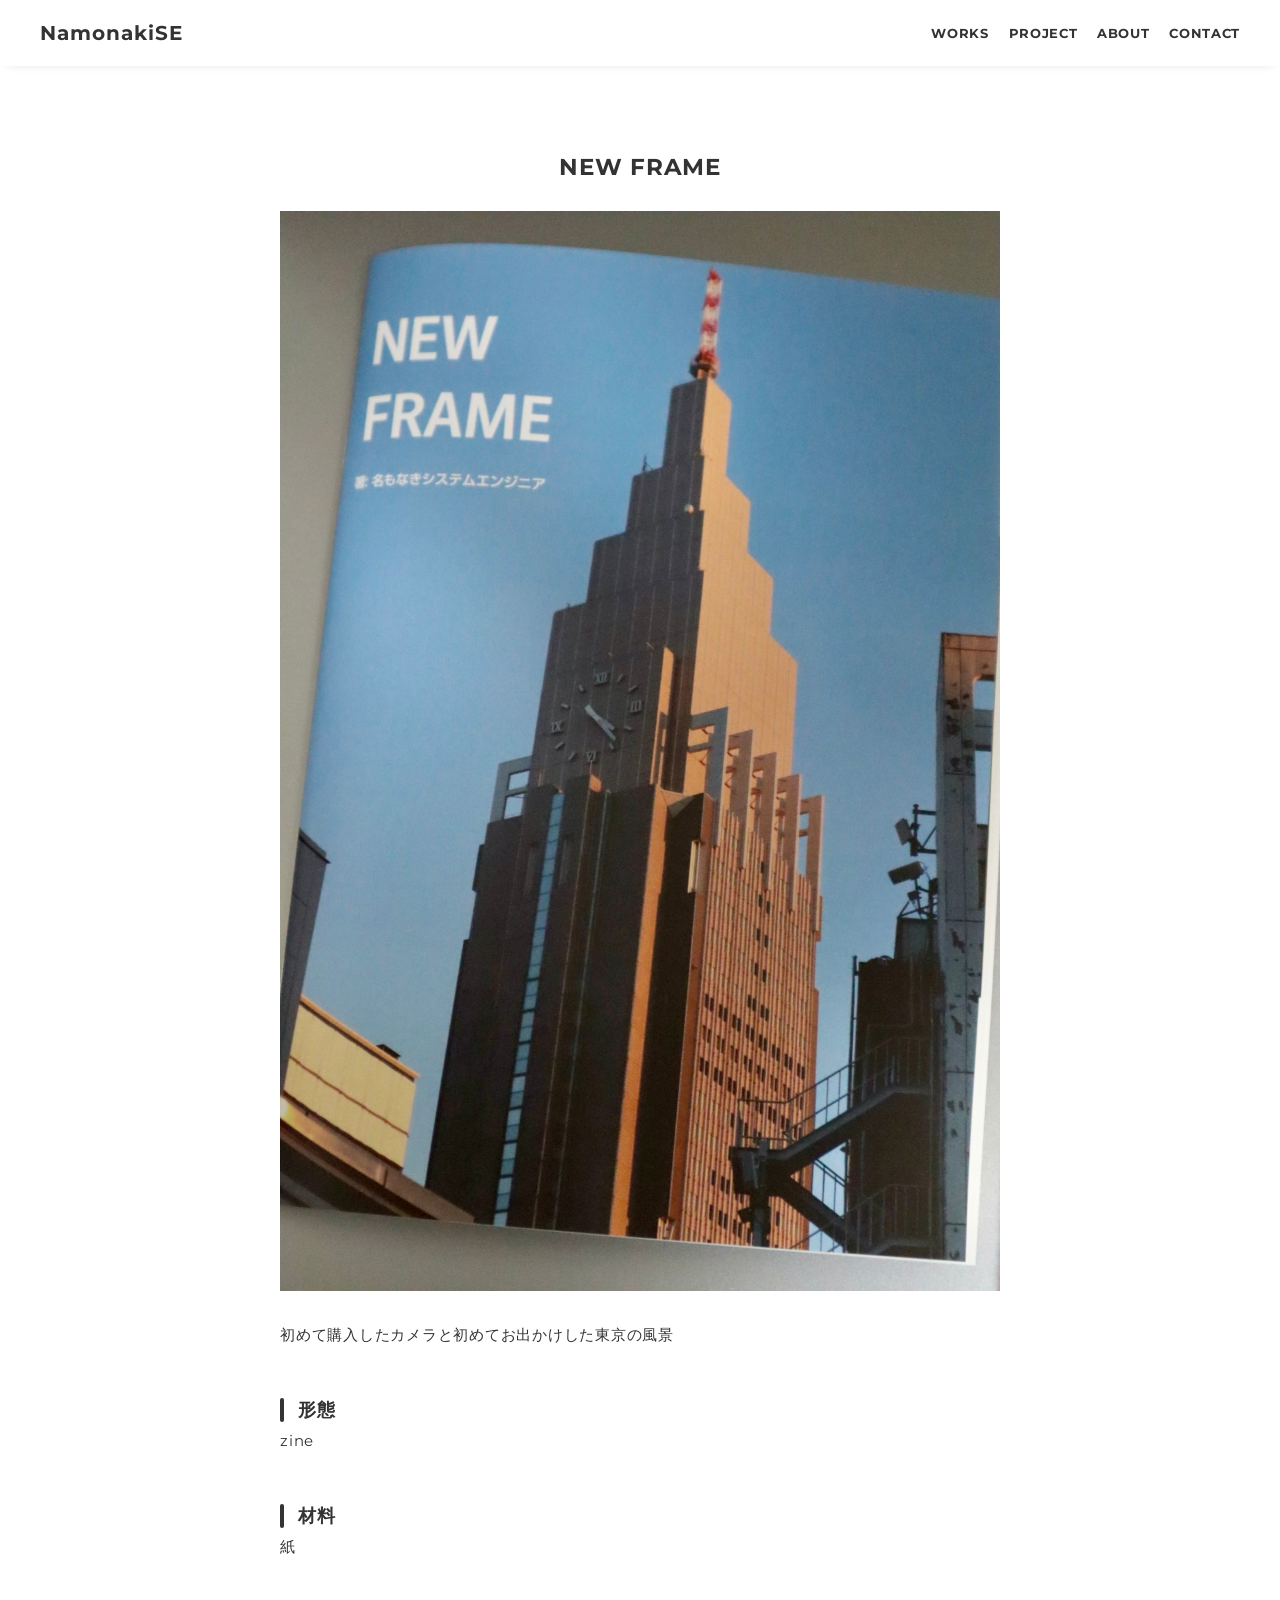
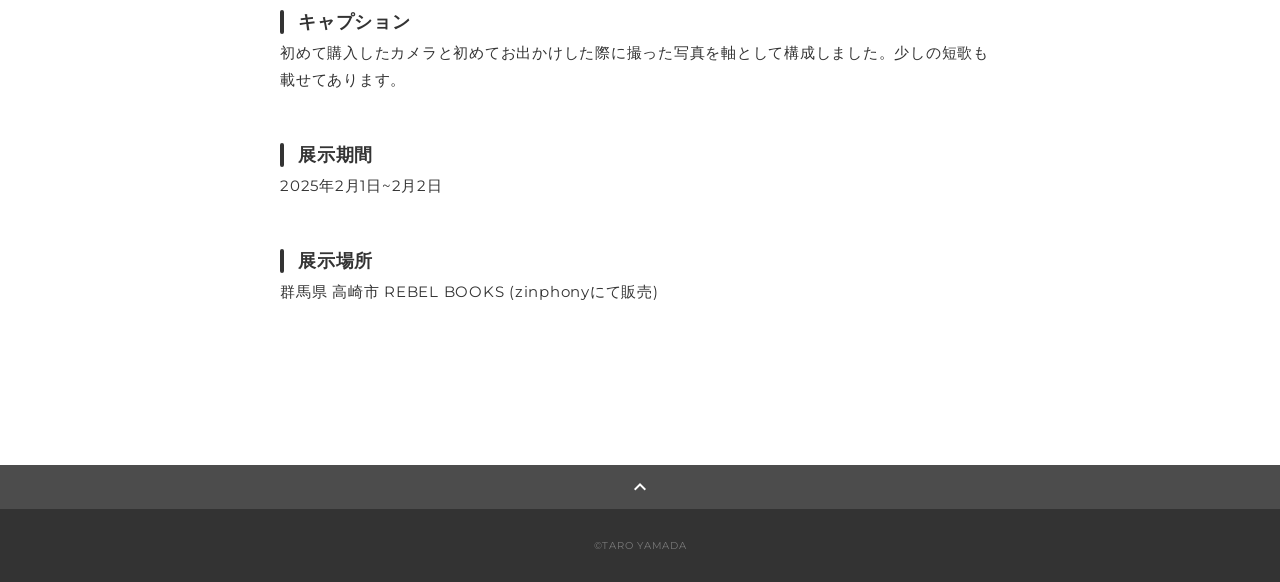
<file: works-newframe.html>
<!DOCTYPE html>
<html>
<head>
  <meta charset="utf-8">
  <meta name="viewport" content="width=device-width,initial-scale=1.0,user-scalable=no">
  <meta property='og:type' content='website'>
  <meta property='og:url' content='URLが入る'>
  <meta property='og:description' content='TARO YAMADAのポートフォリオサイトです。'>
  <meta property="og:image" content="img/ogp.png">
  <meta name="description" content="TARO YAMADAのポートフォリオサイトです" />
  <title>namonaki_systemengineer_portfolio</title>
  <link rel="preconnect" href="https://fonts.gstatic.com">
  <link href="https://fonts.googleapis.com/css2?family=Montserrat:wght@400;700&display=swap" rel="stylesheet">
  <link href="https://fonts.googleapis.com/css?family=Material+Icons+Outlined" rel="stylesheet">
  <link href="css/ress.css" media="all" rel="stylesheet" type="text/css" />
  <link href="css/style.css" media="all" rel="stylesheet" type="text/css" />
  <link rel="shortcut icon" href="img/favicon.ico" />
  <link rel=”canonical” href=”URLが入る” />
</head>

<body>
  <div class="wrapper">

    <!-- header -->
    <header class="header ">
      <div class="container">
        <h1 class="header-logo">
          <a href=".">Namonaki<br class="sp-only">SE</a>
        </h1>
        <nav class="gnav">
          <ul class="gnav-list">
            <li class="gnav-item"><a href=".#works">WORKS</a></li>
            <li class="gnav-item"><a href="./#project">PROJECT</a></li>
            <li class="gnav-item"><a href="./#about">ABOUT</a></li>
            <li class="gnav-item"><a href="./#contact">CONTACT</a></li>
          </ul>
        </nav>
      </div>
    </header>
    <!-- /header -->

    <main class="content">

      <article class="article">
        <div class="article-container">
          <h2 class="article-title">NEW FRAME</h2>
          <div class="article-body">
            <p>
              <img src="img/newframe.jpg" alt="">
            </p>
            <p>
              初めて購入したカメラと初めてお出かけした東京の風景
            </p>
            <h3>形態</h3>
            <p>
              zine
            </p>
            <h3>材料</h3>
            <p>
              紙
            </p>
            <h3>キャプション</h3>
            <p>
              初めて購入したカメラと初めてお出かけした際に撮った写真を軸として構成しました。少しの短歌も載せてあります。
            </p>
            <h3>展示期間</h3>
            <p>
              2025年2月1日~2月2日
            </p>
            <h3>展示場所</h3>
            <p>
              群馬県 高崎市 REBEL BOOKS (zinphonyにて販売)
            </p>
          </div>
        </div>
      </article>

      <div class="page-top" id="js-page-top">
        <span class="material-icons-outlined">expand_less</span>
      </div>
    </main>

    <!-- footer -->
    <footer class="footer">
      <div class="copyright">&copy;TARO YAMADA</div>
    </footer>
    <!-- /footer -->

  </div>
  <script src="https://ajax.googleapis.com/ajax/libs/jquery/3.5.1/jquery.min.js"></script>
  <script type='text/javascript' src="js/script.js"></script>
</body>
</html>
</file>
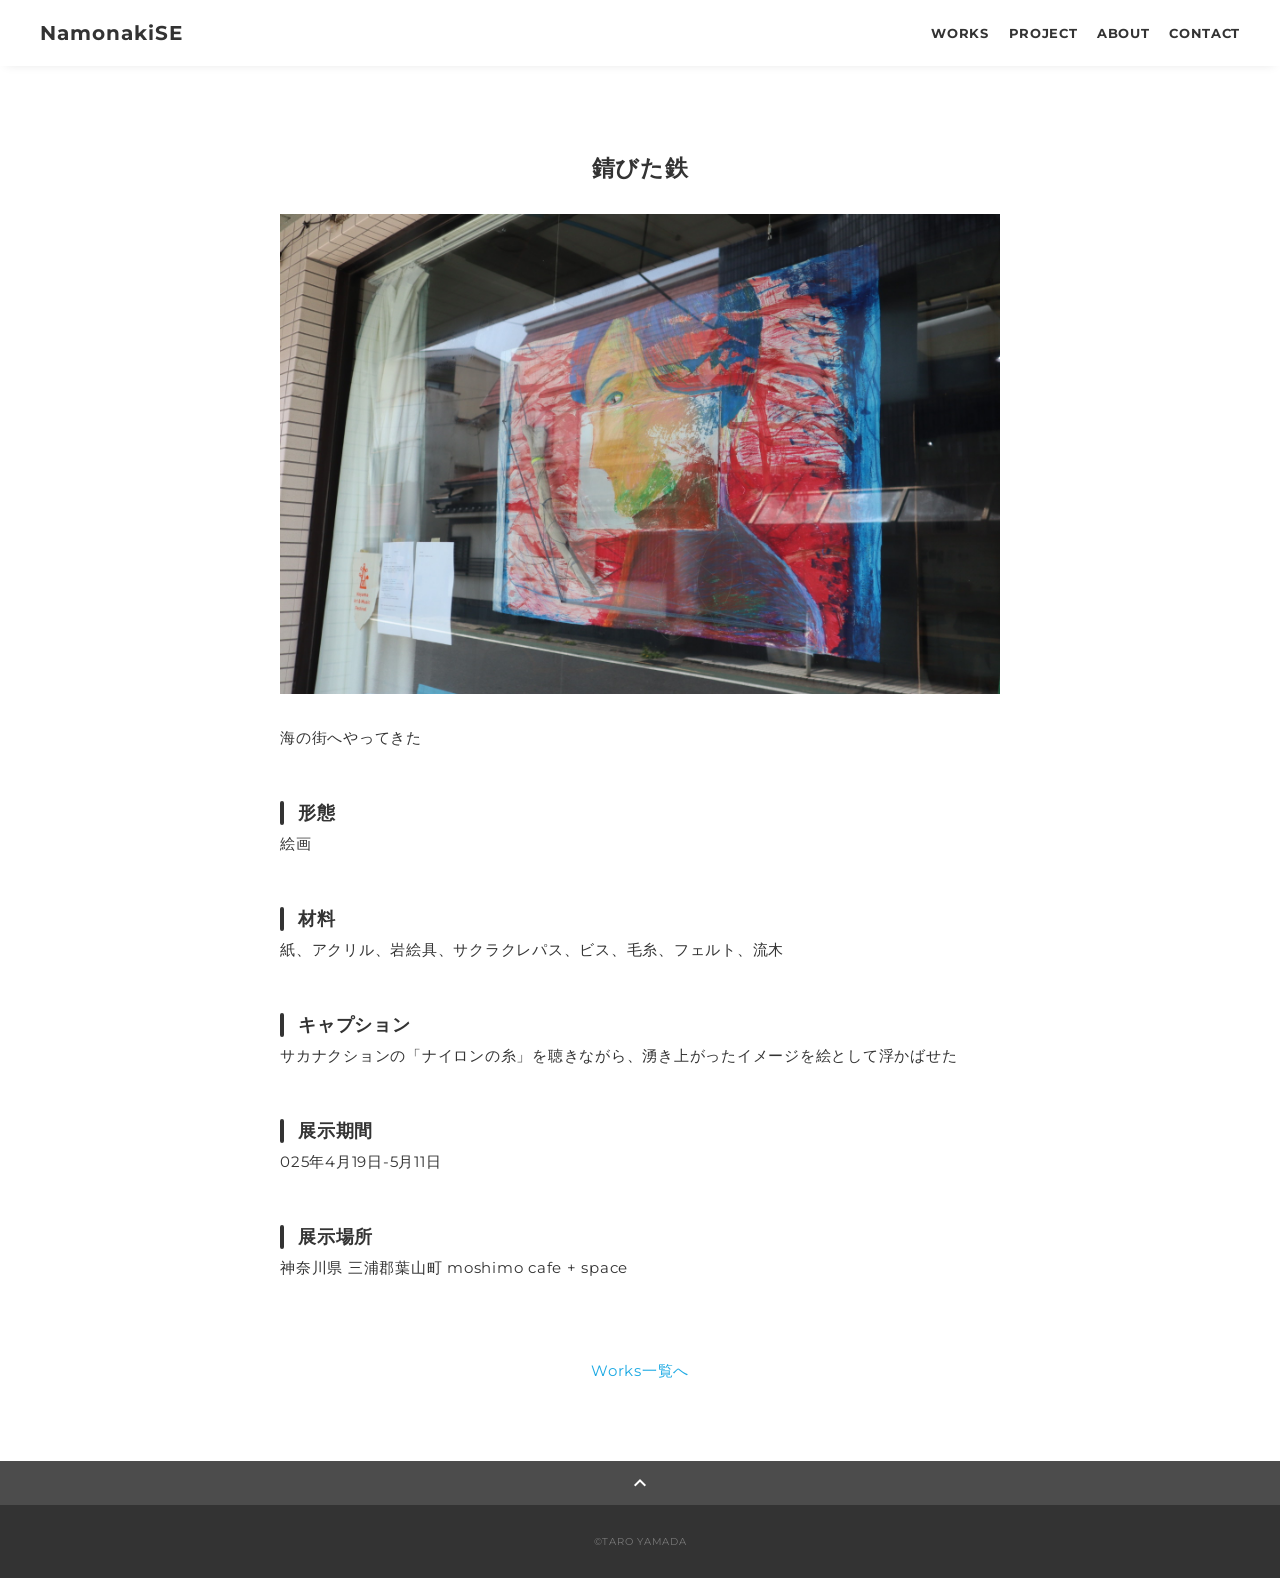
<file: works-sabitetu.html>
<!DOCTYPE html>
<html>
<head>
  <meta charset="utf-8">
  <meta name="viewport" content="width=device-width,initial-scale=1.0,user-scalable=no">
  <meta property='og:type' content='website'>
  <meta property='og:url' content='URLが入る'>
  <meta property='og:description' content='TARO YAMADAのポートフォリオサイトです。'>
  <meta property="og:image" content="img/ogp.png">
  <meta name="description" content="TARO YAMADAのポートフォリオサイトです" />
  <title>namonaki_systemengineer_portfolio</title>
  <link rel="preconnect" href="https://fonts.gstatic.com">
  <link href="https://fonts.googleapis.com/css2?family=Montserrat:wght@400;700&display=swap" rel="stylesheet">
  <link href="https://fonts.googleapis.com/css?family=Material+Icons+Outlined" rel="stylesheet">
  <link href="css/ress.css" media="all" rel="stylesheet" type="text/css" />
  <link href="css/style.css" media="all" rel="stylesheet" type="text/css" />
  <link rel="shortcut icon" href="img/favicon.ico" />
  <link rel=”canonical” href=”URLが入る” />
</head>

<body>
  <div class="wrapper">

    <!-- header -->
    <header class="header ">
      <div class="container">
        <h1 class="header-logo">
          <a href=".">Namonaki<br class="sp-only">SE</a>
        </h1>
        <nav class="gnav">
          <ul class="gnav-list">
            <li class="gnav-item"><a href=".#works">WORKS</a></li>
            <li class="gnav-item"><a href="./#project">PROJECT</a></li>
            <li class="gnav-item"><a href="./#about">ABOUT</a></li>
            <li class="gnav-item"><a href="./#contact">CONTACT</a></li>
          </ul>
        </nav>
      </div>
    </header>
    <!-- /header -->

    <main class="content">

      <article class="article">
        <div class="article-container">
          <h2 class="article-title">錆びた鉄</h2>
          <div class="article-body">
            <p>
              <img src="img/sabitatetu.jpg" alt="">
            </p>
            <p>
              海の街へやってきた
            </p>
            <h3>形態</h3>
            <p>
              絵画
            </p>
            <h3>材料</h3>
            <p>
              紙、アクリル、岩絵具、サクラクレパス、ビス、毛糸、フェルト、流木
            </p>
            <h3>キャプション</h3>
            <p>
              サカナクションの「ナイロンの糸」を聴きながら、湧き上がったイメージを絵として浮かばせた
            </p>
            <h3>展示期間</h3>
            <p>
              025年4月19日-5月11日
            </p>
            <h3>展示場所</h3>
            <p>
              神奈川県 三浦郡葉山町 moshimo cafe + space
            </p>
          </div>
          <div class="home-link">
            <a href="./#works">Works一覧へ</a>
          </div>
        </div>
      </article>

      <div class="page-top" id="js-page-top">
        <span class="material-icons-outlined">expand_less</span>
      </div>
    </main>

    <!-- footer -->
    <footer class="footer">
      <div class="copyright">&copy;TARO YAMADA</div>
    </footer>
    <!-- /footer -->

  </div>
  <script src="https://ajax.googleapis.com/ajax/libs/jquery/3.5.1/jquery.min.js"></script>
  <script type='text/javascript' src="js/script.js"></script>
</body>
</html>
</file>
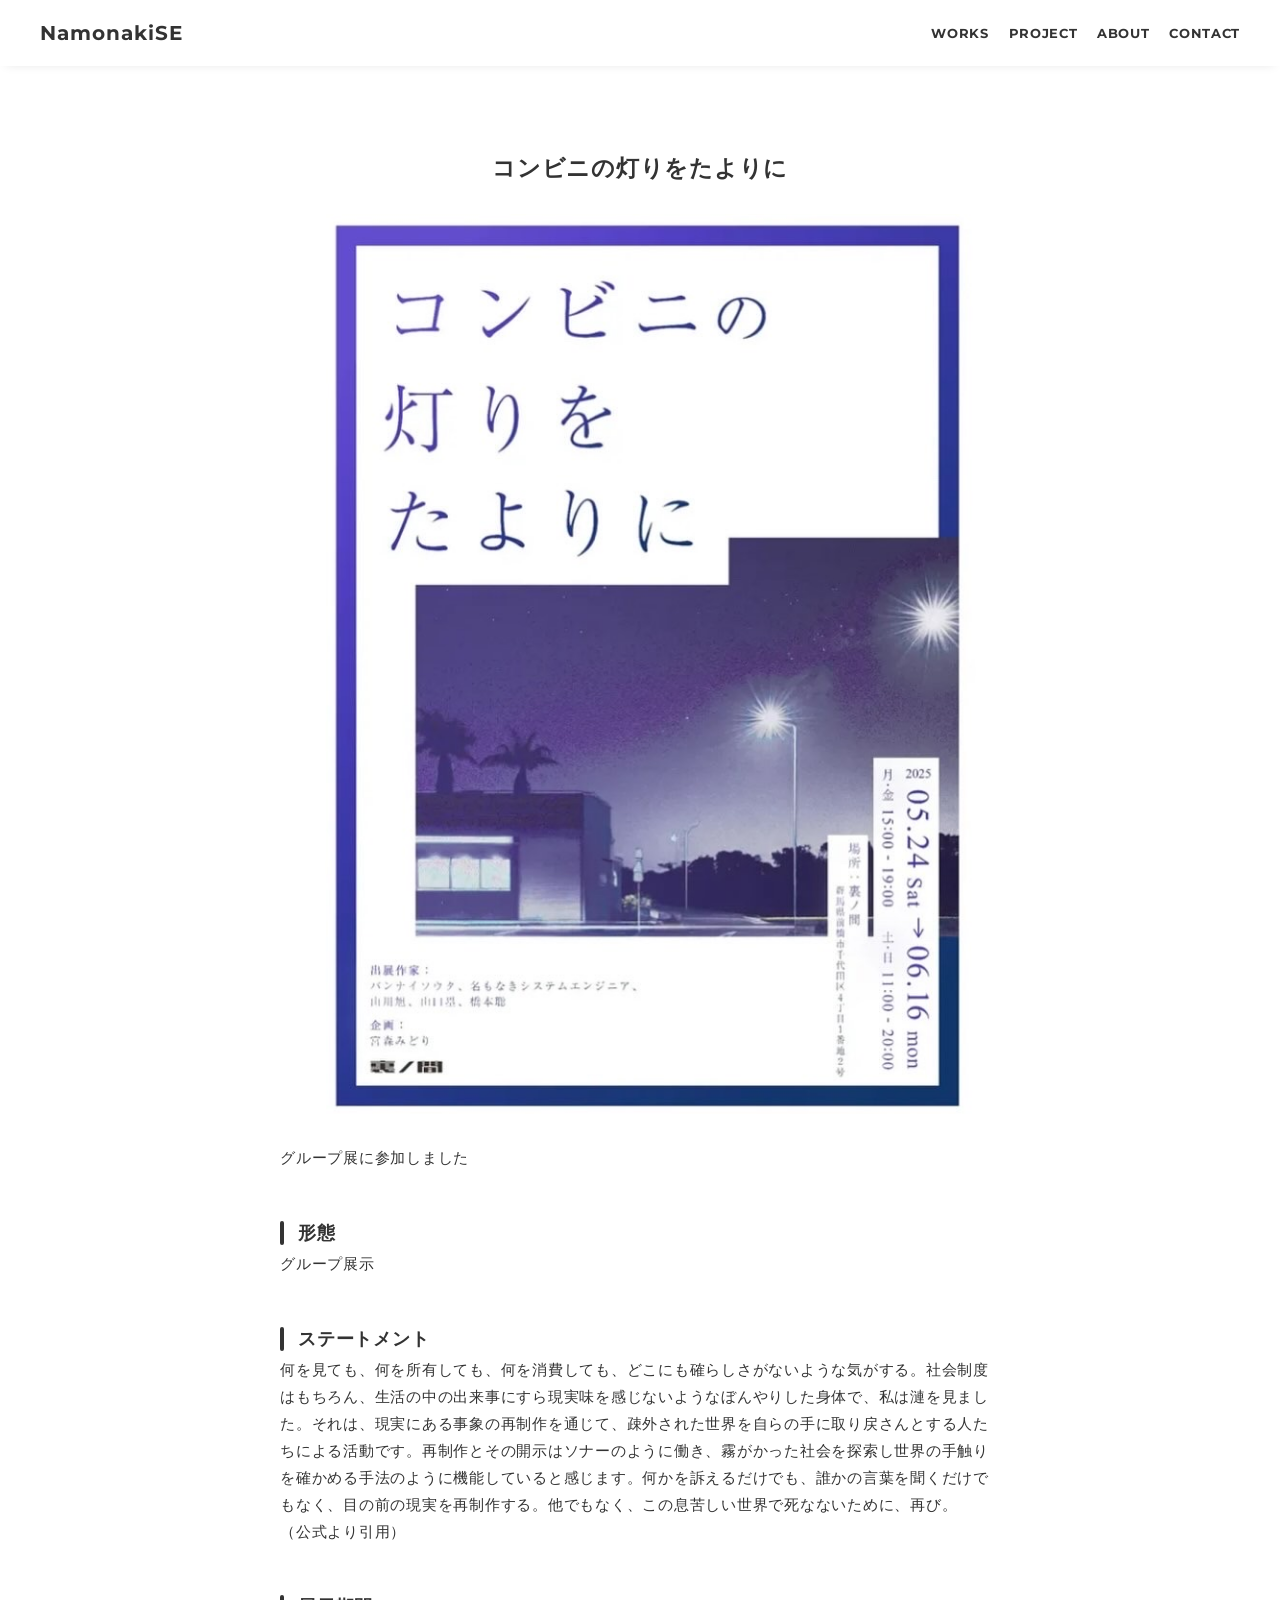
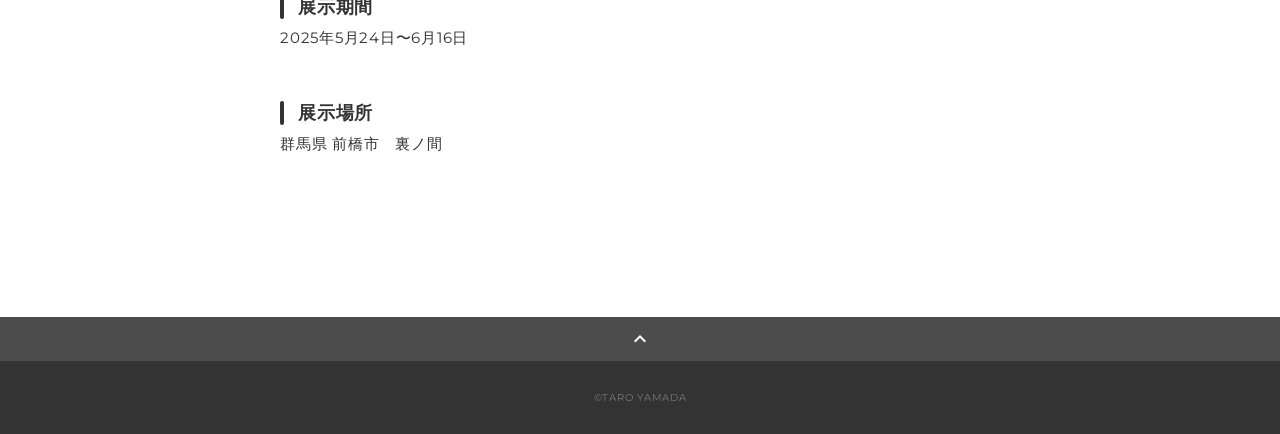
<file: php-docker/event-konbini.html>
<!DOCTYPE html>
<html>
<head>
  <meta charset="utf-8">
  <meta name="viewport" content="width=device-width,initial-scale=1.0,user-scalable=no">
  <meta property='og:type' content='website'>
  <meta property='og:url' content='URLが入る'>
  <meta property='og:description' content='TARO YAMADAのポートフォリオサイトです。'>
  <meta property="og:image" content="img/ogp.png">
  <meta name="description" content="TARO YAMADAのポートフォリオサイトです" />
  <title>namonaki_systemengineer_portfolio</title>
  <link rel="preconnect" href="https://fonts.gstatic.com">
  <link href="https://fonts.googleapis.com/css2?family=Montserrat:wght@400;700&display=swap" rel="stylesheet">
  <link href="https://fonts.googleapis.com/css?family=Material+Icons+Outlined" rel="stylesheet">
  <link href="css/ress.css" media="all" rel="stylesheet" type="text/css" />
  <link href="css/style.css" media="all" rel="stylesheet" type="text/css" />
  <link rel="shortcut icon" href="img/favicon.ico" />
  <link rel=”canonical” href=”URLが入る” />
</head>

<body>
  <div class="wrapper">

    <!-- header -->
    <header class="header ">
      <div class="container">
        <h1 class="header-logo">
          <a href=".">Namonaki<br class="sp-only">SE</a>
        </h1>
        <nav class="gnav">
          <ul class="gnav-list">
            <li class="gnav-item"><a href=".#works">WORKS</a></li>
            <li class="gnav-item"><a href="./#project">PROJECT</a></li>
            <li class="gnav-item"><a href="./#about">ABOUT</a></li>
            <li class="gnav-item"><a href="./#contact">CONTACT</a></li>
          </ul>
        </nav>
      </div>
    </header>
    <!-- /header -->

    <main class="content">

      <article class="article">
        <div class="article-container">
          <h2 class="article-title">コンビニの灯りをたよりに</h2>
          <div class="article-body">
            <p>
              <img src="img/konnbini.JPG" alt="">
            </p>
            <p>
              グループ展に参加しました
            </p>
            <h3>形態</h3>
            <p>
              グループ展示
            </p>
            <h3>ステートメント</h3>
            <p>
              何を見ても、何を所有しても、何を消費しても、どこにも確らしさがないような気がする。社会制度はもちろん、生活の中の出来事にすら現実味を感じないようなぼんやりした身体で、私は漣を見ました。それは、現実にある事象の再制作を通じて、疎外された世界を自らの手に取り戻さんとする人たちによる活動です。再制作とその開示はソナーのように働き、霧がかった社会を探索し世界の手触りを確かめる手法のように機能していると感じます。何かを訴えるだけでも、誰かの言葉を聞くだけでもなく、目の前の現実を再制作する。他でもなく、この息苦しい世界で死なないために、再び。
              <br>（公式より引用）
            </p>
            <h3>展示期間</h3>
            <p>
              2025年5月24日〜6月16日
            </p>
            <h3>展示場所</h3>
            <p>
              群馬県 前橋市　裏ノ間
            </p>
          </div>
        </div>
      </article>

      <div class="page-top" id="js-page-top">
        <span class="material-icons-outlined">expand_less</span>
      </div>
    </main>

    <!-- footer -->
    <footer class="footer">
      <div class="copyright">&copy;TARO YAMADA</div>
    </footer>
    <!-- /footer -->

  </div>
  <script src="https://ajax.googleapis.com/ajax/libs/jquery/3.5.1/jquery.min.js"></script>
  <script type='text/javascript' src="js/script.js"></script>
</body>
</html>
</file>
<file: php-docker/src_bac20250508/css/style.css>
@charset "UTF-8";
/* ==========================================
   Template: modern（https://do.gt-gt.org/）
   Copyright: 2020 do.
   利用規約を遵守の上お使いください。二次配布・販売を禁じます
   ========================================== */
/* ==========================================
  リセットCSS
  基本的には触らないでください
  ========================================== */
@import url("https://fonts.googleapis.com/css2?family=Cookie&family=Kosugi+Maru&display=swap");
input[type="submit"] {
  -webkit-appearance: none;
  border-radius: 0;
}

html {
  box-sizing: border-box;
  -ms-overflow-style: scrollbar;
}

*,
*::after,
*::before {
  box-sizing: border-box;
}

img {
  border: none;
  max-width: 100%;
  height: auto;
}

a {
  text-decoration: none;
}

ol,
ul {
  list-style: none;
  padding: 0;
}

h1,
h2,
h3,
h4,
h5,
img,
p {
  margin: 0;
  padding: 0;
}

hr {
  border: none;
  height: 1px;
  background: #f1eded;
  margin: 2em auto;
  width: 100%;
}

h1,
h2,
h3,
h4,
h5,
p {
  line-height: 1.6em;
}

.container {
  width: 100%;
  padding-right: 15px;
  padding-left: 15px;
  margin-right: auto;
  margin-left: auto;
}

.flex {
  display: -webkit-box;
  display: flex;
}

.wrap {
  flex-wrap: wrap;
  -webkit-box-orient: vertical;
  -webkit-box-direction: normal;
          flex-direction: column;
}

@media (min-width: 768px) {
  .wrap {
    -webkit-box-orient: horizontal;
    -webkit-box-direction: normal;
            flex-direction: row;
  }
}

@media (min-width: 768px) and (max-width: 1029px) {
  .container {
    max-width: 720px;
  }
}

@media (min-width: 1030px) {
  .container {
    max-width: 960px;
  }
}

body {
  background: #eeedf1;
  color: #242424;
  margin: 0;
  padding: 0;
  font-size: 15px;
  font-family: 'メイリオ', Meiryo,'ヒラギノ角ゴシック','Hiragino Sans',sans-serif;
}

.container {
  background: white;
  padding-top: 30px;
  padding-bottom: 30px;
}

h1 {
  font-family: "Cookie", "Kosugi Maru", cursive;
}

h2 {
  border-bottom: 3px solid #f5f5f5;
  position: relative;
  margin-bottom: 1.5em;
}

h2:after {
  content: '';
  display: block;
  width: 100px;
  height: 3px;
  background: #fbe125;
  position: relative;
  top: 3px;
}

h3 {
  border-left: 3px solid #fbe125;
  padding: 0px 15px;
  margin: 2em 0 1em;
}

a {
  color: #242424;
  text-decoration: underline;
  -webkit-transition: color .3s;
  transition: color .3s;
}

a:focus, a:visited, a:active {
  color: #242424;
}

a:hover {
  color: #ff7a00;
}

p {
  margin: 1.5em 0;
}

header {
  margin: 30px auto;
}

header p {
  text-align: center;
  font-size: 12px;
}

header h1 {
  text-align: center;
  font-size: 40px;
  -webkit-transform: rotate(-4deg);
          transform: rotate(-4deg);
  /* ※サイトタイトルの傾き */
  width: -webkit-fit-content;
  width: -moz-fit-content;
  width: fit-content;
  margin: 10px auto;
}

header h1:after {
  content: '';
  display: block;
  position: absolute;
  width: 100%;
  height: 30px;
  bottom: 10px;
  left: 0;
  right: 0;
  margin: auto;
  z-index: -1;
  background-size: auto auto;
  background-color: #ffffff;
  /* ※サイトタイトル背景のシマシマのベースカラー */
  background-image: repeating-linear-gradient(45deg, transparent, transparent 4px, #ffef33 4px, #ffef33 8px);
  /* ※サイトタイトル背景のシマシマカラー */
}

header ul#menu {
  display: block;
  margin: 0 auto;
}

header ul#menu li {
  padding: 0;
}

header ul#menu li:before {
  display: none;
}

header ul#menu li a {
  display: block;
  color: #242424;
  text-decoration: none;
  -webkit-transition: all .3s;
  transition: all .3s;
  border: none;
  background: #fbe125;
  border-radius: 4px;
  padding: 5px 10px;
}

header ul#menu li a:hover {
  background: #fff8c6;
}

section {
  margin: 50px auto;
  max-width: 600px;
}

section.flexbox {
  display: -webkit-box;
  display: flex;
  -webkit-box-orient: vertical;
  -webkit-box-direction: normal;
          flex-direction: column;
}

section.flexbox div.flexbox_inner {
  margin-bottom: 20px;
  -webkit-box-flex: 1;
          flex: 1;
}

ul li {
  padding-left: 25px;
  position: relative;
  margin-bottom: .5rem;
}

ul li:before {
  content: '';
  width: 12px;
  height: 3px;
  display: block;
  background: #fbe125;
  position: absolute;
  margin: auto;
  top: .6em;
  left: 0;
}

strong.marker {
  background-size: auto auto;
  background-color: #ffffff;
  /* ※マーカー付き強調のシマシマのベースカラー */
  background-image: repeating-linear-gradient(45deg, transparent, transparent 3px, #ffef33 2px, #ffef33 5px);
  /* ※マーカー付き強調のシマシマカラー */
}

a.bigcard {
  display: -webkit-box;
  display: flex;
  text-decoration: none;
  -webkit-box-orient: vertical;
  -webkit-box-direction: normal;
          flex-direction: column;
  margin-bottom: 20px;
  -webkit-transition: background .3s;
  transition: background .3s;
}

a.bigcard:hover {
  background: #f7f6f3;
  /* ※リンクカードをホバーしたときの背景色 */
  color: inherit;
}

a.bigcard h5 {
  font-size: 20px;
  margin: 10px 0 0;
}

a.bigcard .memo {
  font-size: 13px;
  margin-top: 0;
  color: #aba9a5;
}

a.bigcard figure {
  margin: 0;
  width: 100%;
  height: 150px;
  overflow: hidden;
}

a.bigcard figure img {
  width: 100%;
  height: 100%;
  -o-object-fit: cover;
     object-fit: cover;
}

a.btn, a.btn01, a.btn02 {
  display: block;
  background: #fbe125;
  text-decoration: none;
  text-align: center;
  padding: 8px;
  border-radius: 4px;
  box-shadow: 0 3px #e7ac07;
  margin: 2em 0;
  -webkit-transition: box-shadow .3s, -webkit-transform .3s;
  transition: box-shadow .3s, -webkit-transform .3s;
  transition: transform .3s, box-shadow .3s;
  transition: transform .3s, box-shadow .3s, -webkit-transform .3s;
}

a.btn01 {
  width: -webkit-fit-content;
  width: -moz-fit-content;
  width: fit-content;
  padding: 8px 20px;
}

a.btn02 {
  font-size: 20px;
  font-weight: bold;
}

a.btn:hover, a.btn01:hover, a.btn02:hover {
  -webkit-transform: translateY(3px);
          transform: translateY(3px);
  color: inherit;
  box-shadow: 0 0 #e7ac07;
}

.box01 {
  background: #ffef33;
  padding: 10px;
  border-radius: 4px;
  margin: 1em 0;
}

.box01 *:first-child {
  margin-top: 0;
}

.box01 *:last-child {
  margin-bottom: 0;
}

.box02 {
  border: 1px solid #fbe125;
  padding: 10px;
  border-radius: 4px;
  margin: 1em 0;
}

.box02 *:first-child {
  margin-top: 0;
}

.box02 *:last-child {
  margin-bottom: 0;
}

dl.flex {
  display: -webkit-box;
  display: flex;
  flex-wrap: wrap;
  width: 95%;
  margin: 30px auto;
  font-size: 13px;
  border: 1px solid #e5e4e4;
  border-radius: 4px;
  padding: 15px 20px;
}

dl.flex dt {
  width: 100px;
  font-weight: bold;
}

dl.flex dd {
  width: calc(100% - 120px);
  margin-left: 0;
}

dl.flex dt, dl.flex dd {
  padding: 5px 0;
}

dl.flex dt:not(:first-of-type), dl.flex dd:not(:first-of-type) {
  border-top: 1px dashed #e5e4e4;
}

ul.illust {
  display: -webkit-box;
  display: flex;
  flex-wrap: wrap;
  margin: 20px auto;
}

ul.illust li {
  position: relative;
  height: 70px;
  width: 70px;
  margin-bottom: 3px;
  padding: 0;
}

ul.illust li:before {
  display: none;
}

ul.illust li:not(:last-of-type) {
  margin-right: 3px;
}

ul.illust li a {
  display: block;
  -webkit-transition: .3s;
  transition: .3s;
}

ul.illust li a:hover {
  opacity: .7;
}

ul.illust li a img {
  border-radius: 3px;
  height: 70px;
  width: 70px;
  -o-object-fit: cover;
     object-fit: cover;
}

table, table td, table th {
  border: 1px solid #dfdfdf;
  border-collapse: collapse;
}

table th {
  word-break: keep-all;
  text-align: left;
  vertical-align: baseline;
}

table td, table th {
  padding: 7px 10px;
}

.top {
  text-align: center;
  display: block;
  font-size: 12px;
  color: #cccccc;
  margin-top: 50px;
}

form.mailform {
  text-align: center;
  max-width: 800px;
  margin: 30px auto;
}

form.mailform textarea {
  margin: 0 0 15px;
  font-size: 14px;
  line-height: 1.6em;
  border: none;
  padding: 10px;
  width: 100%;
  height: 300px;
  border-radius: 5px;
  vertical-align: bottom;
  border: 1px solid #e5e4e4;
  background: #fcfcfc;
  -webkit-transition: 0.3s;
  transition: 0.3s;
}

form.mailform textarea:focus {
  outline: none;
  background: #ffffff;
}

form.mailform input {
  margin: 0 0 15px;
  font-size: 16px;
  border: none;
  padding: 10px;
  width: 100%;
  border-radius: 5px;
  border: 1px solid #e5e4e4;
  background: #fcfcfc;
  -webkit-transition: background 0.3s;
  transition: background 0.3s;
}

form.mailform input:focus {
  outline: none;
  background: #ffffff;
}

form.mailform input[type="submit"] {
  width: 100%;
  max-width: 400px;
  margin: 0 auto 20px;
  padding: 10px 20px;
  background: #fbe125;
  border: none;
}

form.mailform input[type="submit"]:focus, form.mailform input[type="submit"]:hover {
  background: #fdef89;
  cursor: pointer;
}

footer section {
  margin: 50px auto 0;
}

footer a {
  font-size: 11px;
  text-align: right;
  display: block;
  text-decoration: none;
  color: #fbe125;
}

@media only screen and (min-width: 768px) {
  header {
    margin: 50px auto;
  }
  header ul#menu {
    display: -webkit-box;
    display: flex;
    margin: 0 auto;
    -webkit-box-pack: center;
            justify-content: center;
  }
  header ul#menu li {
    padding: 0;
  }
  header ul#menu li:before {
    display: none;
  }
  header ul#menu li a {
    display: block;
    color: #242424;
    -webkit-transition: color .3s;
    transition: color .3s;
    padding: 0px 15px;
    background: transparent;
    border-left: 1px solid #fbe125;
    border-radius: 0;
  }
  header ul#menu li a:hover {
    background: transparent;
    color: #fbe125;
  }
  header ul#menu li:last-of-type a {
    border-right: 1px solid #fbe125;
  }
  section.flexbox {
    -webkit-box-orient: horizontal;
    -webkit-box-direction: normal;
            flex-direction: row;
  }
  section.flexbox div.flexbox_inner:first-of-type {
    padding-right: 15px;
  }
  section.flexbox div.flexbox_inner:nth-of-type(2) {
    padding-left: 15px;
  }
  a.bigcard {
    -webkit-box-orient: horizontal;
    -webkit-box-direction: normal;
            flex-direction: row;
    align-self: stretch;
    -webkit-transition: all .3s;
    transition: all .3s;
  }
  a.bigcard h5 {
    font-size: 20px;
    margin: 0;
  }
  a.bigcard p {
    margin: 0.8em 0;
  }
  a.bigcard .memo {
    font-size: 13px;
    margin-top: 0;
    color: #aba9a5;
  }
  a.bigcard figure {
    display: block;
    width: auto;
    -webkit-box-flex: 1;
            flex: 1;
    height: auto;
    min-height: 150px;
    margin-right: 10px;
  }
  a.bigcard figure img {
    width: 100%;
    height: 100%;
    -o-object-fit: cover;
       object-fit: cover;
  }
  a.bigcard .text {
    -webkit-box-flex: 2;
            flex: 2;
    padding: 5px;
  }
  ul.illust li {
    height: 97px;
    width: 97px;
  }
  ul.illust li a img {
    width: 97px;
    height: 97px;
  }
}
</file>
<file: php-docker/src_bac20250508/css/fuwaimg.css>
@charset "UTF-8";

/* -----------------------------------------------------
プログラム名：fuwaimg
バージョン：1.4.2
製作者：ガタガタ（https://do.gt-gt.org/）
公開日：2020.11.20
修正日：2022.05.16

このプログラムは使用・改変・再配布・販売すべて自由です。
報告やリンクなども必要ありません。
ただし、利用にあたりこの注意書きは削除しないでください。
また、あたかもプログラムを自作したかのように誤解させる言動はお控えください。
----------------------------------------------------- */

#fuwaimg {
  position: fixed;
  width: 100vw;
  min-height: 100vh; /* Fallback */
  min-height: calc(var(--vh, 1vh) * 100);
  top: 0;
  bottom: 0;
  right: 0;
  left: 0;
  z-index: 999999;
  transition: .3s;
}
#fuwaimg.hidden {
  visibility: hidden;
  opacity: 0;
  z-index: -1;
}
#fuwaimg_mask {
  position: absolute;
  top: 0;
  bottom: 0;
  right: 0;
  left: 0;
  z-index: -1;
  background: rgba(0, 0, 0, 0.4);
  cursor: pointer;
}
#fuwaimg_inner {
  position: absolute;
  margin: auto;
  opacity: 0;
  left: 50%;
  top: 50%;
  transform: translate(-50%, -50%);
  z-index: 10;
  width: fit-content;
  height: fit-content;
  max-height: 90%;
  width: 90vw;
  background: white;
  box-shadow: 0 0 20px #00000054;
}
div#fuwaimg_img {
    width: 90vw;
    max-height: calc(80vh - 100px);
    max-height: calc((var(--vh, 1vh) * 80) - 100px);
    background: black;
    overflow: visible;
}
#fuwaimg_img img {
  display: block;
  max-height: calc(80vh - 100px);
  max-height: calc((var(--vh, 1vh) * 80) - 100px);
  width: 100%;
  object-fit: contain;
  margin: 0;
  padding: 0;
}
div#fuwaimg_img.zoom_in {
  width: 90vw;
  max-width: 100%;
  overflow: scroll;
  cursor: grab;
}
div#fuwaimg_img.zoom_in:active {
  cursor: grabbing;
}
div#fuwaimg_img:not(.zoom_in) div#fuwaimg_imginner {
  transform: none!important;
}
div#fuwaimg_img.zoom_in::-webkit-scrollbar{
  display: none;
}
div#fuwaimg_img.zoom_in img {
  max-width: none;
  width: auto;
  max-height: none;
}
div#fuwaimg_caption {
    display: flex;
    align-items: center;
    flex-direction: row;
}
p#fuwaimg_caption_text {
    flex: 1;
    margin: 10px;
    font-size: 12px;
    line-height: 1.6em;
    width: calc(100% - 50px);
    overflow-x: auto;
    overflow-wrap: normal;
}
button#fuwaimg_close {
    display: block;
    width: 40px;
    height: 50px;
    line-height: 1;
    margin: auto 5px 0 0;
    padding: 0;
    border: none;
    background: none;
    position: relative;
    cursor: pointer;
    transition: .3s;
}
button#fuwaimg_close:hover {
  opacity: .4;
}
button#fuwaimg_close:before,
button#fuwaimg_close:after {
    content: "";
    display: block;
    width: 18px;
    height: 2px;
    background: #000;
    transform: rotate(45deg);
    transform-origin: 0% 50%;
    position: absolute;
    top: -15px;
    right: -8px;
    left: 0;
    bottom: 0;
    margin: auto;
    transition: .3s;
    opacity: 1;
  }
button#fuwaimg_close:after{
    transform: rotate(-45deg);
    transform-origin:100% 50%;
    right: 3px;
    pointer-events: ;
}
button#fuwaimg_zoom {
  background: transparent;
  border: none;
  width: 40px;
  height: 50px;
  cursor: pointer;
  transition: .3s;
}
button#fuwaimg_zoom:hover {
  opacity: .4;
}
img#fuwaimg_zoomimg {
  width: 30px;
  height: 30px;
}
a#fuwaimg_prev {
    visibility: hidden;
    width: 55px;
    height: 55px;
    position: absolute;
    top: 0;
    bottom: 0;
    margin: auto;
    left: -10px;
    right: auto;
    filter: drop-shadow(0px 0px 6px #00000054);
    cursor: pointer;
}
a#fuwaimg_prev:before {
    content: '';
    width: 10px;
    height: 10px;
    display: block;
    border-left: 3px solid white;
    border-bottom: 3px solid white;
    transform: rotate(45deg);
    position: absolute;
    margin: auto;
    top: 0;
    bottom: 0;
    right: 0;
    left: 0;
    transition: .3s;
}
a#fuwaimg_prev:hover:before {
    left: -7px;
}
a#fuwaimg_next {
    visibility: hidden;
    width: 55px;
    height: 55px;
    position: absolute;
    top: 0;
    bottom: 0;
    margin: auto;
    right: -10px;
    left: auto;
    filter: drop-shadow(0px 0px 6px #00000054);
    cursor: pointer;
}
a#fuwaimg_next:before {
    content: '';
    width: 10px;
    height: 10px;
    display: block;
    border-right: 3px solid white;
    border-bottom: 3px solid white;
    transform: rotate(-45deg);
    position: absolute;
    margin: auto;
    top: 0;
    bottom: 0;
    right: 0;
    left: 0;
    transition: .3s;
}
a#fuwaimg_next:hover:before {
    right: -7px;
}
@media only screen and (min-width: 750px) {
  a#fuwaimg_prev {
    left: -55px;
  }
  a#fuwaimg_prev:before {
    width: 15px;
    height: 15px;
  }
  a#fuwaimg_next {
    right: -55px;
  }
  a#fuwaimg_next:before {
    width: 15px;
    height: 15px;
  }
  
p#fuwaimg_caption_text {
  font-size: 14px;
}

  #fuwaimg_inner {
    max-width: calc(90vw - 50px);
  }
  div#fuwaimg_img {
    max-width: calc(93vw - 50px);
    max-height: calc(95vh - 120px);
    max-height: calc((var(--vh, 1vh) * 95) - 120px);
  }
  #fuwaimg_img img {
    display: block;
    max-height: calc(95vh - 120px);
    max-height: calc((var(--vh, 1vh) * 95) - 120px);
    max-width: calc(93vw - 50px);
    width: auto;
    object-fit: contain;
    margin: 0;
    padding: 0;
  }
}

span#fuwaimg_loading {
    z-index: -1;
    color: white;
    position: absolute;
    margin: auto;
    width: fit-content;
    height: fit-content;
    left: 50%;
    top: 50%;
    transform: translate(-50%, -50%);
    font-family: 'メイリオ', Meiryo,'Hiragino Kaku Gothic ProN','ヒラギノ角ゴ ProN W3',sans-serif;
}
#fuwaimg_loadbar {
  overflow: hidden;
    position: absolute;
    width: 100px;
    height: 7px;
    background: #ffffff52;
    margin: auto;
    bottom: 0;
    right: 0;
    left: 0;
    top: 40px;
}
#fuwaimg_loadbar:before {
  content: '';
  display: block;
  position: absolute;
  width: 20px;
  height: 7px;
  background: #ffffff;
  margin: auto;
  right: 100%;
  left: -20%;
  animation: fuwaimg_loading 1.3s;
  animation-iteration-count: infinite;
  animation-timing-function: linear;
}

.fuwaimg_fadein {
  animation : fuwaimg_fadein 0.3s;
  animation-fill-mode: both;
}

.fuwaimg_fadeout {
  animation : fuwaimg_fadeout 0.3s;
  animation-fill-mode: both;
}

@keyframes fuwaimg_loading {
  0% {
    right: 100%;
    left: -20%;
  }
  100% {
    right: 0%;
    left: 100%;
  }
}

@keyframes fuwaimg_fadein {
  0% {
    opacity: 0;
  }
  100% {
    opacity: 1;
  }
}

@keyframes fuwaimg_fadeout {
  0% {
    opacity: 1;
  }
  100% {
    opacity: 0;
  }
}
</file>
<file: css/ress.css>
/*!
 * ress.css • v3.0.1
 * MIT License
 * github.com/filipelinhares/ress
 */

/* # =================================================================
   # Global selectors
   # ================================================================= */

html {
  box-sizing: border-box;
  word-break: normal;
  -moz-tab-size: 4;
  tab-size: 4;

  -webkit-text-size-adjust: 100%; /* Prevent adjustments of font size after orientation changes in iOS */
}

*,
::before,
::after {
  box-sizing: inherit;
  background-repeat: no-repeat; /* Set `background-repeat: no-repeat` to all elements and pseudo elements */
}

::before,
::after {
  vertical-align: inherit;
  text-decoration: inherit; /* Inherit text-decoration and vertical align to ::before and ::after pseudo elements */
}

* {
  margin: 0;
  padding: 0; /* Reset `padding` and `margin` of all elements */
}

/* # =================================================================
   # General elements
   # ================================================================= */

hr {
  overflow: visible; /* Show the overflow in Edge and IE */
  height: 0; /* Add the correct box sizing in Firefox */
}

details,
main {
  display: block; /* Render the `main` element consistently in IE. */
}

summary {
  display: list-item; /* Add the correct display in all browsers */
}

small {
  font-size: 80%; /* Set font-size to 80% in `small` elements */
}

[hidden] {
  display: none; /* Add the correct display in IE */
}

abbr[title] {
  /* Add the correct text decoration in Chrome, Edge, IE, Opera, and Safari */
  text-decoration: underline;
  text-decoration: underline dotted;
  border-bottom: none; /* Remove the bottom border in Chrome 57 */
}

a {
  background-color: transparent; /* Remove the gray background on active links in IE 10 */
}

a:active,
a:hover {
  outline-width: 0; /* Remove the outline when hovering in all browsers */
}

code,
kbd,
pre,
samp {
  font-family: monospace, monospace; /* Specify the font family of code elements */
}

pre {
  font-size: 1em; /* Correct the odd `em` font sizing in all browsers */
}

b,
strong {
  font-weight: bolder; /* Add the correct font weight in Chrome, Edge, and Safari */
}

/* https://gist.github.com/unruthless/413930 */
sub,
sup {
  position: relative;
  font-size: 75%;
  line-height: 0;
  vertical-align: baseline;
}

sub {
  bottom: -.25em;
}

sup {
  top: -.5em;
}

/* # =================================================================
   # Forms
   # ================================================================= */

input {
  border-radius: 0;
}

/* Replace pointer cursor in disabled elements */
[disabled] {
  cursor: default;
}

[type="number"]::-webkit-container-spin-button,
[type="number"]::-webkit-outer-spin-button {
  height: auto; /* Correct the cursor style of increment and decrement buttons in Chrome */
}

[type="search"] {
  outline-offset: -2px; /* Correct the outline style in Safari */

  -webkit-appearance: textfield; /* Correct the odd appearance in Chrome and Safari */
}

[type="search"]::-webkit-search-decoration {
  -webkit-appearance: none; /* Remove the container padding in Chrome and Safari on macOS */
}

textarea {
  overflow: auto; /* Internet Explorer 11+ */
  resize: vertical; /* Specify textarea resizability */
}

button,
input,
optgroup,
select,
textarea {
  font: inherit; /* Specify font inheritance of form elements */
}

optgroup {
  font-weight: bold; /* Restore the font weight unset by the previous rule */
}

button {
  overflow: visible; /* Address `overflow` set to `hidden` in IE 8/9/10/11 */
}

button,
select {
  text-transform: none; /* Firefox 40+, Internet Explorer 11- */
}

/* Apply cursor pointer to button elements */
button,
[type="button"],
[type="reset"],
[type="submit"],
[role="button"] {
  cursor: pointer;
  color: inherit;
}

/* Remove container padding and border in Firefox 4+ */
button::-moz-focus-container,
[type="button"]::-moz-focus-container,
[type="reset"]::-moz-focus-container,
[type="submit"]::-moz-focus-container {
  padding: 0;
  border-style: none;
}

/* Replace focus style removed in the border reset above */
button:-moz-focusring,
[type="button"]::-moz-focus-container,
[type="reset"]::-moz-focus-container,
[type="submit"]::-moz-focus-container {
  outline: 1px dotted ButtonText;
}

button,
html [type="button"],
/* Prevent a WebKit bug where (2) destroys native `audio` and `video`controls in Android 4 */
[type="reset"],
[type="submit"] {
  -webkit-appearance: button; /* Correct the inability to style clickable types in iOS */
}

/* Remove the default button styling in all browsers */
button,
input,
select,
textarea {
  border-style: none;
  background-color: transparent;
}

/* Style select like a standard input */
select {
  -webkit-appearance: none; /* Chrome 41+ */
  -moz-appearance: none; /* Firefox 36+ */
}

select::-ms-expand {
  display: none; /* Internet Explorer 11+ */
}

select::-ms-value {
  color: currentColor; /* Internet Explorer 11+ */
}

legend {
  display: table; /* Correct the text wrapping in Edge and IE */
  max-width: 100%; /* Correct the text wrapping in Edge and IE */
  max-width: 100%; /* Correct the text wrapping in Edge 18- and IE */
  white-space: normal; /* Correct the text wrapping in Edge and IE */
  color: inherit; /* Correct the color inheritance from `fieldset` elements in IE */
  border: 0; /* Correct `color` not being inherited in IE 8/9/10/11 */
}

::-webkit-file-upload-button {
  font: inherit; /* Change font properties to `inherit` in Chrome and Safari */
  color: inherit;
  /* Correct the inability to style clickable types in iOS and Safari */

  -webkit-appearance: button;
}

/* # =================================================================
   # Specify media element style
   # ================================================================= */

img {
  border-style: none; /* Remove border when inside `a` element in IE 8/9/10 */
}

/* Add the correct vertical alignment in Chrome, Firefox, and Opera */
progress {
  vertical-align: baseline;
}

/* # =================================================================
   # Accessibility
   # ================================================================= */

/* Hide content from screens but not screenreaders */
@media screen {
  [hidden~="screen"] {
    display: inherit;
  }
  [hidden~="screen"]:not(:active):not(:focus):not(:target) {
    position: absolute !important;
    clip: rect(0 0 0 0) !important;
  }
}

/* Specify the progress cursor of updating elements */
[aria-busy="true"] {
  cursor: progress;
}

/* Specify the pointer cursor of trigger elements */
[aria-controls] {
  cursor: pointer;
}

/* Specify the unstyled cursor of disabled, not-editable, or otherwise inoperable elements */
[aria-disabled] {
  cursor: default;
}
</file>
<file: css/style.css>
body {
  font-family: "Montserrat","Helvetica Neue",Arial,"Hiragino Kaku Gothic ProN","Hiragino Sans",Meiryo,sans-serif;
  font-size: 15px;
  letter-spacing: .05em;
  color: #333;
}

a {
  transition: opacity .3s;
  text-decoration: none;
  color: #1ca9e3;
}

img {
  max-width: 100%;
  height: auto;
  vertical-align: bottom;
  border-style: none;
}



.pc-only {
  display: block;
}

.sp-only {
  display: none;
}

/*--------------------------------
 レイアウト
---------------------------------*/
.wrapper {
  padding-top: 73px;
}

.section {
  padding: 90px 0;
}

.section:nth-of-type(odd) {
  background-color: #f7f7f7;
}

.container {
  max-width: 1340px;
  margin: 0 auto;
  padding: 0 40px;
}

/*--------------------------------
 見出し
---------------------------------*/
.title {
  font-size: 34px;
  font-weight: bold;
  line-height: 1;
  margin-bottom: 40px;
  text-align: center;
  letter-spacing: .05em;
  color: #333;
}

.lead {
  font-size: 16px;
  line-height: 1.8;
  margin-bottom: 30px;
}

/*--------------------------------
ヘッダー
---------------------------------*/
.header {
  position: fixed;
  top: 0;
  z-index: 1;
  width: 100%;
  background-color: #fff;
  box-shadow: 0 5px 10px -6px rgba(0,0,0,.1);
}

.header .container {
  display: flex;
  align-items: center;
  justify-content: space-between;
  padding: 20px 40px;
}

.header-logo {
  font-size: 20px;
  font-weight: bold;
  line-height: 1.2;
  margin-right: 20px;
  letter-spacing: .05em;
}

.header-logo a {
  color: #333;
}

.gnav-list {
  display: flex;
  justify-content: space-between;
  list-style: none;
}

.gnav-item:not(:last-child) {
  margin-right: 20px;
}

.gnav-item a {
  position: relative;
  font-size: 13px;
  font-weight: bold;
  display: inline-block;
  padding: 5px 0;
  transition: .3s;
  letter-spacing: .05em;
  color: #333;
}
.gnav-item a:after {
  position: absolute;
  bottom: 0;
  left: 50%;
  width: 0;
  height: 3px;
  content: "";
  transition: .3s;
  -webkit-transform: translateX(-50%);
  transform: translateX(-50%);
  background-color: #333;
}

.gnav-item a:hover:after {
  width: 100%;
}

/*--------------------------------
 メインビジュアル
---------------------------------*/
.mv {
  display: flex;
  align-items: center;
  justify-content: center;
  height: 85vh;
  text-align: center;
}

.mv-container {
  padding: 0 40px;
}

.mv-title {
  font-size: 60px;
  font-weight: bold;
  line-height: 1.2;
  margin-bottom: 5px;
}
.mv-subtitle {
  font-size: 20px;
  font-weight: bold;
  line-height: 1;
  margin-bottom: 40px;
  letter-spacing: .08em;
}

.mv-text {
  font-size: 16px;
  line-height: 1.8;
}

/*--------------------------------
 Works
---------------------------------*/
.works-list {
  display: flex;
  flex-wrap: wrap;
  margin-bottom: -40px;
}

.works-item {
  width: 31.74603%;
  margin-right: 1.58730%;
  margin-bottom: 40px;
  color: #333;
}

.works-item:hover {
  opacity: .9;
}

.works-item:nth-of-type(3n) {
  margin-right: 0;
}

.works-img img {
  border: 1px solid #e6e6e6;
}

.works-name {
  font-size: 12px;
  font-weight: bold;
  margin-top: 8px;
}

.works-info {
  font-size: 10px;
  margin-top: 5px;
}

/*--------------------------------
 Skill
---------------------------------*/
.skill-list {
  display: flex;
  flex-wrap: wrap;
  justify-content: space-between;
  margin-bottom: -50px;
}

.skill-item {
  display: flex;
  align-items: flex-start;
  justify-content: space-between;
  width: 48%;
  margin-bottom: 50px;
}

.skill-img {
  width: 60px;
  height: auto;
  margin-right: 20px;
}

.skill-body {
  flex: 1;
}

.skill-name {
  margin-bottom: 10px;
}

.skill-text {
  font-size: 14px;
  line-height: 1.8;
}

/*--------------------------------
 About
---------------------------------*/
.profile {
  display: flex;
  flex-wrap: wrap;
  max-width: 800px;
  margin: 0 auto;
}
.profile-img {
  width: 20%;
  margin-right: 30px;
  border-radius: 50%;
}
.profile-img img {
  border-radius: 50%;
}
.profile-body {
  flex: 1;
}

.profile-body p {
  font-size: 15px;
  line-height: 1.8;
}

.profile-body p:not(:last-child) {
  margin-bottom: 30px;
}

/*--------------------------------
 Contact
---------------------------------*/
.contact {
  text-align: center;
}

.contact-item:not(:last-child) {
  margin-right: 10px;
}

.contact-text {
  margin-top: 10px;
}
/*--------------------------------
 ページトップ
---------------------------------*/
.page-top {
  font-weight: bold;
  padding: 10px;
  cursor: pointer;
  text-align: center;
  background-color: #4c4c4c;
}

.page-top .material-icons-outlined {
  vertical-align: bottom;
  color: #fff;
}

/*--------------------------------
 フッター
---------------------------------*/
.footer {
  padding: 30px;
  background-color: #333;
}

.copyright {
  font-size: 10px;
  text-align: center;
  color: #797979;
}

/*--------------------------------
 下層：Worksページ
---------------------------------*/
.article {
  padding: 80px 0;
}

.article-container {
  max-width: 1040px;
  margin: 0 auto;
  padding: 0 20px;
}

.article-title {
  margin-bottom: 30px;
  text-align: center;
}

.article-body {
  max-width: 720px;
  margin: 0 auto;
  margin-bottom: 80px;
}

.article-body h3 {
  position: relative;
  font-size: 18px;
  margin-bottom: 5px;
  padding-left: 1em;
}

.article-body h3:not(:first-child) {
  margin-top: 50px;
}

.article-body h3::before {
  position: absolute;
  top: 0;
  left: 0;
  width: 4px;
  height: 100%;
  content: "";
  border-radius: 3px;
  background-color: #333;
}

.article-body p {
  font-size: 15px;
  line-height: 1.8;
  margin-bottom: 30px;
}

.home-link {
  text-align: center;
}

/*media Queries 767
----------------------------------------------------*/
@media screen and (max-width: 767px) {
  body {
    font-size: 14px;
  }

  .pc-only {
    display: none;
  }

  .sp-only {
    display: block;
  }

  /* 見出し */
  .title {
    font-size: 26px;
    margin-bottom: 20px;
  }

  .lead {
    font-size: 14px;
    line-height: 1.7;
    margin-bottom: 20px;
  }

  /* レイアウト */
  .wrapper {
    padding-top: 57px;
  }

  .section {
    padding: 60px 0;
  }

  .container {
    padding: 0 20px;
  }

  /* ヘッダー */
  .header .container {
    padding: 15px;
  }

  .header-logo {
    font-size: 13px;
    margin-right: 15px;
  }

  .gnav-item:not(:last-child) {
    margin-right: 10px;
  }

  .gnav-item a {
    font-size: 10px;
  }

  .gnav-item a:after {
    display: none;
  }

  /*  メインビジュアル */
  .mv {
    height: 75vh;
  }

  .mv-container {
    padding: 0 20px;
  }

  .mv-title {
    font-size: 30px;
  }
  .mv-subtitle {
    font-size: 16px;
    margin-bottom: 20px;
  }

  .mv-text {
    font-size: 14px;
    line-height: 1.7;
  }

  /* Works */
  .works-name {
    font-size: 12px;
  }

  .works-info {
    margin-top: 3px;
  }

  .works-list {
    justify-content: space-between;
  }

  .works-item {
    flex: 0 0 48%;
    margin-right: 0;
    margin-bottom: 30px;
  }

  /* Skill */
  .skill-list {
    display: block;
    margin-bottom: 0;
  }

  .skill-item {
    width: 100%;
    margin-bottom: 35px;
  }

  .skill-item:last-child {
    margin-bottom: 0;
  }

  .skill-name {
    margin-bottom: 5px;
  }

  .skill-text {
    font-size: 13px;
    line-height: 1.7;
  }

  /* About */
  .profile {
    display: block;
  }
  .profile-img {
    width: 150px;
    margin: 0 auto;
    margin-bottom: 25px;
  }

  .profile-body p {
    font-size: 14px;
    line-height: 1.7;
  }

  .profile-body p:not(:last-child) {
    margin-bottom: 20px;
  }

  /* フッター */
  .footer {
    padding: 20px;
  }

  /* 下層ページ */
  .article {
    padding: 50px 0;
  }

  .article-body h3 {
    font-size: 16px;
    padding-left: .8em;
  }

  .article-body h3:not(:first-child) {
    margin-top: 30px;
  }

  .article-body p {
    font-size: 14px;
    line-height: 1.7;
    margin-bottom: 20px;
  }
}
</file>
<file: php-docker/css/ress.css>
/*!
 * ress.css • v3.0.1
 * MIT License
 * github.com/filipelinhares/ress
 */

/* # =================================================================
   # Global selectors
   # ================================================================= */

html {
  box-sizing: border-box;
  word-break: normal;
  -moz-tab-size: 4;
  tab-size: 4;

  -webkit-text-size-adjust: 100%; /* Prevent adjustments of font size after orientation changes in iOS */
}

*,
::before,
::after {
  box-sizing: inherit;
  background-repeat: no-repeat; /* Set `background-repeat: no-repeat` to all elements and pseudo elements */
}

::before,
::after {
  vertical-align: inherit;
  text-decoration: inherit; /* Inherit text-decoration and vertical align to ::before and ::after pseudo elements */
}

* {
  margin: 0;
  padding: 0; /* Reset `padding` and `margin` of all elements */
}

/* # =================================================================
   # General elements
   # ================================================================= */

hr {
  overflow: visible; /* Show the overflow in Edge and IE */
  height: 0; /* Add the correct box sizing in Firefox */
}

details,
main {
  display: block; /* Render the `main` element consistently in IE. */
}

summary {
  display: list-item; /* Add the correct display in all browsers */
}

small {
  font-size: 80%; /* Set font-size to 80% in `small` elements */
}

[hidden] {
  display: none; /* Add the correct display in IE */
}

abbr[title] {
  /* Add the correct text decoration in Chrome, Edge, IE, Opera, and Safari */
  text-decoration: underline;
  text-decoration: underline dotted;
  border-bottom: none; /* Remove the bottom border in Chrome 57 */
}

a {
  background-color: transparent; /* Remove the gray background on active links in IE 10 */
}

a:active,
a:hover {
  outline-width: 0; /* Remove the outline when hovering in all browsers */
}

code,
kbd,
pre,
samp {
  font-family: monospace, monospace; /* Specify the font family of code elements */
}

pre {
  font-size: 1em; /* Correct the odd `em` font sizing in all browsers */
}

b,
strong {
  font-weight: bolder; /* Add the correct font weight in Chrome, Edge, and Safari */
}

/* https://gist.github.com/unruthless/413930 */
sub,
sup {
  position: relative;
  font-size: 75%;
  line-height: 0;
  vertical-align: baseline;
}

sub {
  bottom: -.25em;
}

sup {
  top: -.5em;
}

/* # =================================================================
   # Forms
   # ================================================================= */

input {
  border-radius: 0;
}

/* Replace pointer cursor in disabled elements */
[disabled] {
  cursor: default;
}

[type="number"]::-webkit-container-spin-button,
[type="number"]::-webkit-outer-spin-button {
  height: auto; /* Correct the cursor style of increment and decrement buttons in Chrome */
}

[type="search"] {
  outline-offset: -2px; /* Correct the outline style in Safari */

  -webkit-appearance: textfield; /* Correct the odd appearance in Chrome and Safari */
}

[type="search"]::-webkit-search-decoration {
  -webkit-appearance: none; /* Remove the container padding in Chrome and Safari on macOS */
}

textarea {
  overflow: auto; /* Internet Explorer 11+ */
  resize: vertical; /* Specify textarea resizability */
}

button,
input,
optgroup,
select,
textarea {
  font: inherit; /* Specify font inheritance of form elements */
}

optgroup {
  font-weight: bold; /* Restore the font weight unset by the previous rule */
}

button {
  overflow: visible; /* Address `overflow` set to `hidden` in IE 8/9/10/11 */
}

button,
select {
  text-transform: none; /* Firefox 40+, Internet Explorer 11- */
}

/* Apply cursor pointer to button elements */
button,
[type="button"],
[type="reset"],
[type="submit"],
[role="button"] {
  cursor: pointer;
  color: inherit;
}

/* Remove container padding and border in Firefox 4+ */
button::-moz-focus-container,
[type="button"]::-moz-focus-container,
[type="reset"]::-moz-focus-container,
[type="submit"]::-moz-focus-container {
  padding: 0;
  border-style: none;
}

/* Replace focus style removed in the border reset above */
button:-moz-focusring,
[type="button"]::-moz-focus-container,
[type="reset"]::-moz-focus-container,
[type="submit"]::-moz-focus-container {
  outline: 1px dotted ButtonText;
}

button,
html [type="button"],
/* Prevent a WebKit bug where (2) destroys native `audio` and `video`controls in Android 4 */
[type="reset"],
[type="submit"] {
  -webkit-appearance: button; /* Correct the inability to style clickable types in iOS */
}

/* Remove the default button styling in all browsers */
button,
input,
select,
textarea {
  border-style: none;
  background-color: transparent;
}

/* Style select like a standard input */
select {
  -webkit-appearance: none; /* Chrome 41+ */
  -moz-appearance: none; /* Firefox 36+ */
}

select::-ms-expand {
  display: none; /* Internet Explorer 11+ */
}

select::-ms-value {
  color: currentColor; /* Internet Explorer 11+ */
}

legend {
  display: table; /* Correct the text wrapping in Edge and IE */
  max-width: 100%; /* Correct the text wrapping in Edge and IE */
  max-width: 100%; /* Correct the text wrapping in Edge 18- and IE */
  white-space: normal; /* Correct the text wrapping in Edge and IE */
  color: inherit; /* Correct the color inheritance from `fieldset` elements in IE */
  border: 0; /* Correct `color` not being inherited in IE 8/9/10/11 */
}

::-webkit-file-upload-button {
  font: inherit; /* Change font properties to `inherit` in Chrome and Safari */
  color: inherit;
  /* Correct the inability to style clickable types in iOS and Safari */

  -webkit-appearance: button;
}

/* # =================================================================
   # Specify media element style
   # ================================================================= */

img {
  border-style: none; /* Remove border when inside `a` element in IE 8/9/10 */
}

/* Add the correct vertical alignment in Chrome, Firefox, and Opera */
progress {
  vertical-align: baseline;
}

/* # =================================================================
   # Accessibility
   # ================================================================= */

/* Hide content from screens but not screenreaders */
@media screen {
  [hidden~="screen"] {
    display: inherit;
  }
  [hidden~="screen"]:not(:active):not(:focus):not(:target) {
    position: absolute !important;
    clip: rect(0 0 0 0) !important;
  }
}

/* Specify the progress cursor of updating elements */
[aria-busy="true"] {
  cursor: progress;
}

/* Specify the pointer cursor of trigger elements */
[aria-controls] {
  cursor: pointer;
}

/* Specify the unstyled cursor of disabled, not-editable, or otherwise inoperable elements */
[aria-disabled] {
  cursor: default;
}
</file>
<file: php-docker/css/style.css>
body {
  font-family: "Montserrat","Helvetica Neue",Arial,"Hiragino Kaku Gothic ProN","Hiragino Sans",Meiryo,sans-serif;
  font-size: 15px;
  letter-spacing: .05em;
  color: #333;
}

a {
  transition: opacity .3s;
  text-decoration: none;
  color: #1ca9e3;
}

img {
  max-width: 100%;
  height: auto;
  vertical-align: bottom;
  border-style: none;
}



.pc-only {
  display: block;
}

.sp-only {
  display: none;
}

/*--------------------------------
 レイアウト
---------------------------------*/
.wrapper {
  padding-top: 73px;
}

.section {
  padding: 90px 0;
}

.section:nth-of-type(odd) {
  background-color: #f7f7f7;
}

.container {
  max-width: 1340px;
  margin: 0 auto;
  padding: 0 40px;
}

/*--------------------------------
 見出し
---------------------------------*/
.title {
  font-size: 34px;
  font-weight: bold;
  line-height: 1;
  margin-bottom: 40px;
  text-align: center;
  letter-spacing: .05em;
  color: #333;
}

.lead {
  font-size: 16px;
  line-height: 1.8;
  margin-bottom: 30px;
}

/*--------------------------------
ヘッダー
---------------------------------*/
.header {
  position: fixed;
  top: 0;
  z-index: 1;
  width: 100%;
  background-color: #fff;
  box-shadow: 0 5px 10px -6px rgba(0,0,0,.1);
}

.header .container {
  display: flex;
  align-items: center;
  justify-content: space-between;
  padding: 20px 40px;
}

.header-logo {
  font-size: 20px;
  font-weight: bold;
  line-height: 1.2;
  margin-right: 20px;
  letter-spacing: .05em;
}

.header-logo a {
  color: #333;
}

.gnav-list {
  display: flex;
  justify-content: space-between;
  list-style: none;
}

.gnav-item:not(:last-child) {
  margin-right: 20px;
}

.gnav-item a {
  position: relative;
  font-size: 13px;
  font-weight: bold;
  display: inline-block;
  padding: 5px 0;
  transition: .3s;
  letter-spacing: .05em;
  color: #333;
}
.gnav-item a:after {
  position: absolute;
  bottom: 0;
  left: 50%;
  width: 0;
  height: 3px;
  content: "";
  transition: .3s;
  -webkit-transform: translateX(-50%);
  transform: translateX(-50%);
  background-color: #333;
}

.gnav-item a:hover:after {
  width: 100%;
}

/*--------------------------------
 メインビジュアル
---------------------------------*/
.mv {
  display: flex;
  align-items: center;
  justify-content: center;
  height: 85vh;
  text-align: center;
}

.mv-container {
  padding: 0 40px;
}

.mv-title {
  font-size: 60px;
  font-weight: bold;
  line-height: 1.2;
  margin-bottom: 5px;
}
.mv-subtitle {
  font-size: 20px;
  font-weight: bold;
  line-height: 1;
  margin-bottom: 40px;
  letter-spacing: .08em;
}

.mv-text {
  font-size: 16px;
  line-height: 1.8;
}

/*--------------------------------
 Works
---------------------------------*/
.works-list {
  display: flex;
  flex-wrap: wrap;
  margin-bottom: -40px;
}

.works-item {
  width: 31.74603%;
  margin-right: 1.58730%;
  margin-bottom: 40px;
  color: #333;
}

.works-item:hover {
  opacity: .9;
}

.works-item:nth-of-type(3n) {
  margin-right: 0;
}

.works-img img {
  border: 1px solid #e6e6e6;
}

.works-name {
  font-size: 12px;
  font-weight: bold;
  margin-top: 8px;
}

.works-info {
  font-size: 10px;
  margin-top: 5px;
}

/*--------------------------------
 Skill
---------------------------------*/
.skill-list {
  display: flex;
  flex-wrap: wrap;
  justify-content: space-between;
  margin-bottom: -50px;
}

.skill-item {
  display: flex;
  align-items: flex-start;
  justify-content: space-between;
  width: 48%;
  margin-bottom: 50px;
}

.skill-img {
  width: 60px;
  height: auto;
  margin-right: 20px;
}

.skill-body {
  flex: 1;
}

.skill-name {
  margin-bottom: 10px;
}

.skill-text {
  font-size: 14px;
  line-height: 1.8;
}

/*--------------------------------
 About
---------------------------------*/
.profile {
  display: flex;
  flex-wrap: wrap;
  max-width: 800px;
  margin: 0 auto;
}
.profile-img {
  width: 20%;
  margin-right: 30px;
  border-radius: 50%;
}
.profile-img img {
  border-radius: 50%;
}
.profile-body {
  flex: 1;
}

.profile-body p {
  font-size: 15px;
  line-height: 1.8;
}

.profile-body p:not(:last-child) {
  margin-bottom: 30px;
}

/*--------------------------------
 Contact
---------------------------------*/
.contact {
  text-align: center;
}

.contact-item:not(:last-child) {
  margin-right: 10px;
}

.contact-text {
  margin-top: 10px;
}
/*--------------------------------
 ページトップ
---------------------------------*/
.page-top {
  font-weight: bold;
  padding: 10px;
  cursor: pointer;
  text-align: center;
  background-color: #4c4c4c;
}

.page-top .material-icons-outlined {
  vertical-align: bottom;
  color: #fff;
}

/*--------------------------------
 フッター
---------------------------------*/
.footer {
  padding: 30px;
  background-color: #333;
}

.copyright {
  font-size: 10px;
  text-align: center;
  color: #797979;
}

/*--------------------------------
 下層：Worksページ
---------------------------------*/
.article {
  padding: 80px 0;
}

.article-container {
  max-width: 1040px;
  margin: 0 auto;
  padding: 0 20px;
}

.article-title {
  margin-bottom: 30px;
  text-align: center;
}

.article-body {
  max-width: 720px;
  margin: 0 auto;
  margin-bottom: 80px;
}

.article-body h3 {
  position: relative;
  font-size: 18px;
  margin-bottom: 5px;
  padding-left: 1em;
}

.article-body h3:not(:first-child) {
  margin-top: 50px;
}

.article-body h3::before {
  position: absolute;
  top: 0;
  left: 0;
  width: 4px;
  height: 100%;
  content: "";
  border-radius: 3px;
  background-color: #333;
}

.article-body p {
  font-size: 15px;
  line-height: 1.8;
  margin-bottom: 30px;
}

.home-link {
  text-align: center;
}

/*media Queries 767
----------------------------------------------------*/
@media screen and (max-width: 767px) {
  body {
    font-size: 14px;
  }

  .pc-only {
    display: none;
  }

  .sp-only {
    display: block;
  }

  /* 見出し */
  .title {
    font-size: 26px;
    margin-bottom: 20px;
  }

  .lead {
    font-size: 14px;
    line-height: 1.7;
    margin-bottom: 20px;
  }

  /* レイアウト */
  .wrapper {
    padding-top: 57px;
  }

  .section {
    padding: 60px 0;
  }

  .container {
    padding: 0 20px;
  }

  /* ヘッダー */
  .header .container {
    padding: 15px;
  }

  .header-logo {
    font-size: 13px;
    margin-right: 15px;
  }

  .gnav-item:not(:last-child) {
    margin-right: 10px;
  }

  .gnav-item a {
    font-size: 10px;
  }

  .gnav-item a:after {
    display: none;
  }

  /*  メインビジュアル */
  .mv {
    height: 75vh;
  }

  .mv-container {
    padding: 0 20px;
  }

  .mv-title {
    font-size: 30px;
  }
  .mv-subtitle {
    font-size: 16px;
    margin-bottom: 20px;
  }

  .mv-text {
    font-size: 14px;
    line-height: 1.7;
  }

  /* Works */
  .works-name {
    font-size: 12px;
  }

  .works-info {
    margin-top: 3px;
  }

  .works-list {
    justify-content: space-between;
  }

  .works-item {
    flex: 0 0 48%;
    margin-right: 0;
    margin-bottom: 30px;
  }

  /* Skill */
  .skill-list {
    display: block;
    margin-bottom: 0;
  }

  .skill-item {
    width: 100%;
    margin-bottom: 35px;
  }

  .skill-item:last-child {
    margin-bottom: 0;
  }

  .skill-name {
    margin-bottom: 5px;
  }

  .skill-text {
    font-size: 13px;
    line-height: 1.7;
  }

  /* About */
  .profile {
    display: block;
  }
  .profile-img {
    width: 150px;
    margin: 0 auto;
    margin-bottom: 25px;
  }

  .profile-body p {
    font-size: 14px;
    line-height: 1.7;
  }

  .profile-body p:not(:last-child) {
    margin-bottom: 20px;
  }

  /* フッター */
  .footer {
    padding: 20px;
  }

  /* 下層ページ */
  .article {
    padding: 50px 0;
  }

  .article-body h3 {
    font-size: 16px;
    padding-left: .8em;
  }

  .article-body h3:not(:first-child) {
    margin-top: 30px;
  }

  .article-body p {
    font-size: 14px;
    line-height: 1.7;
    margin-bottom: 20px;
  }
}
</file>
